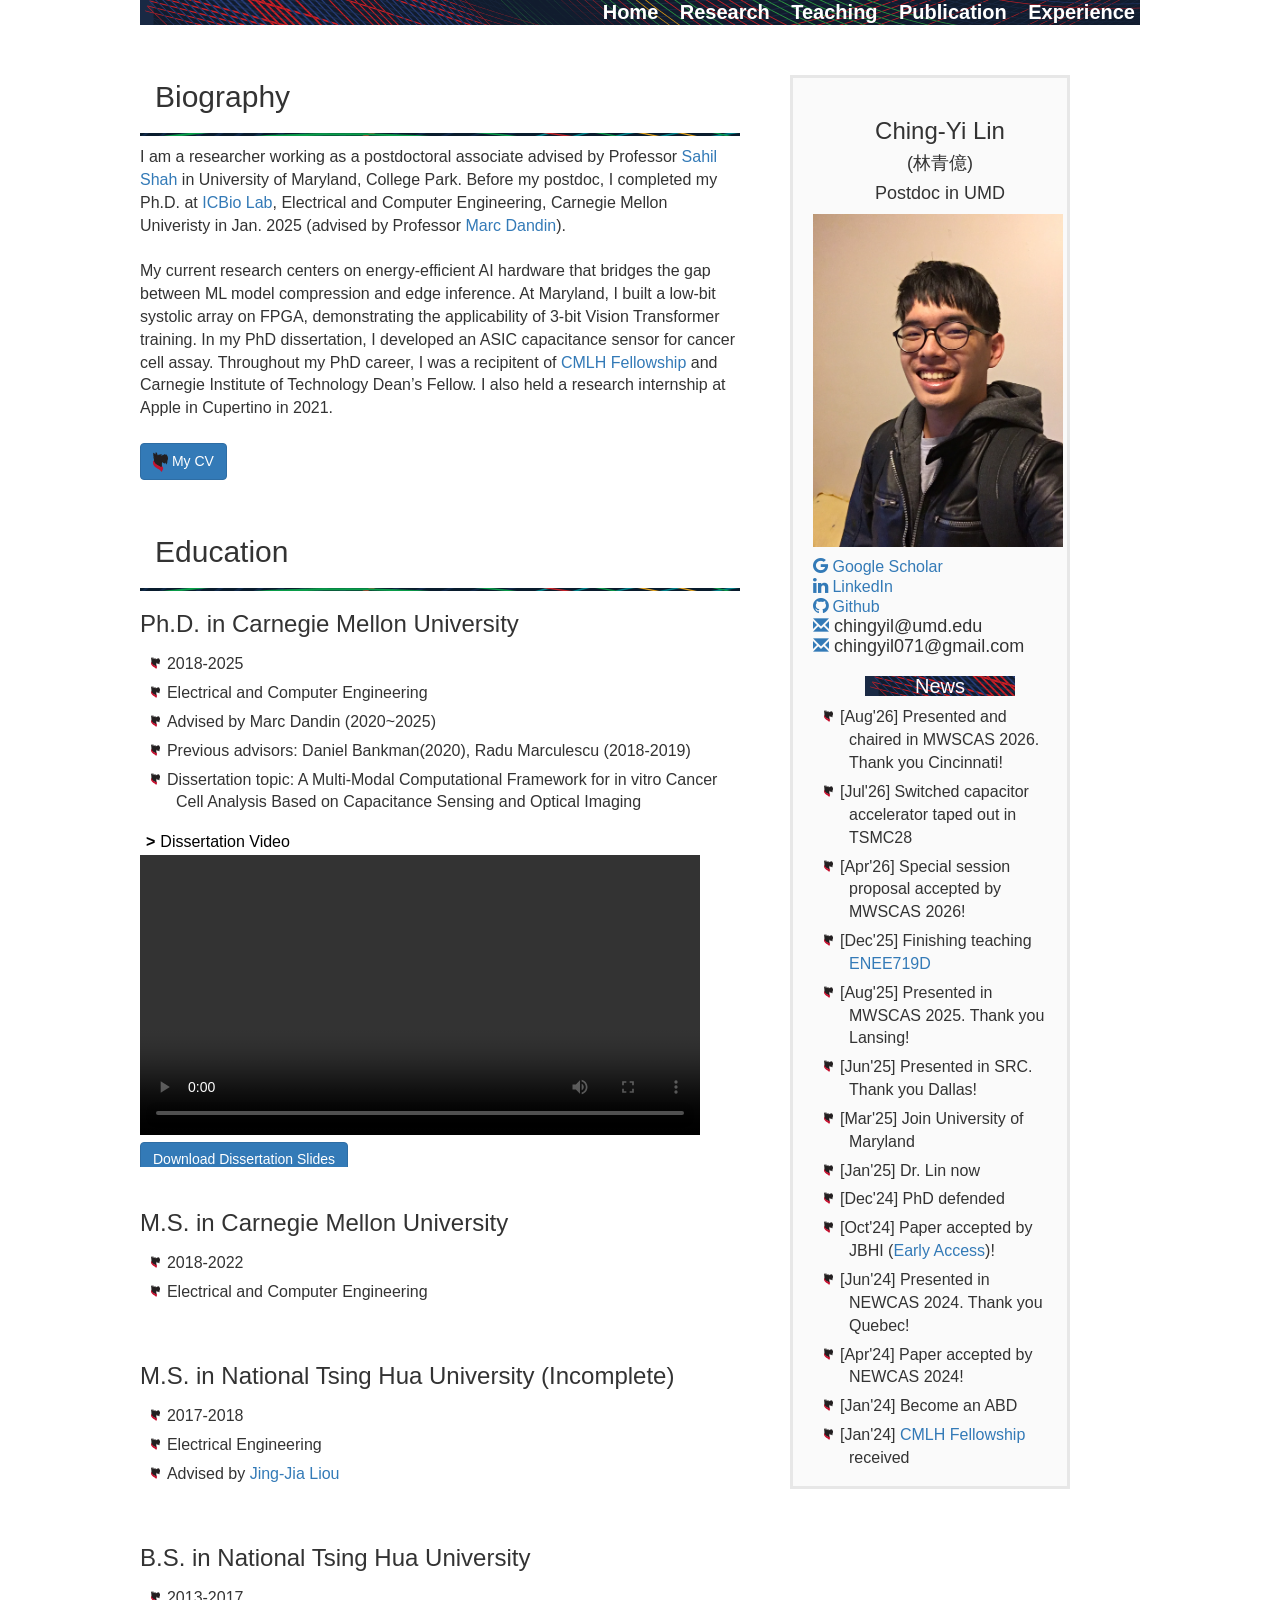
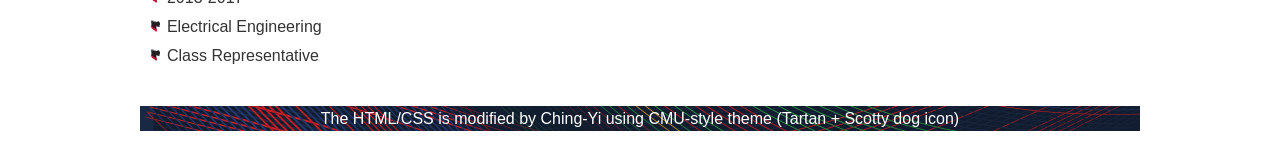
<file: index.html>
<!--
Design by Bryant Smith
http://www.bryantsmith.com
http://www.aszx.net
email: template [-at-] bryantsmith [-dot-] com
Released under Creative Commons Attribution 2.5 Generic.  In other words, do with it what you please; but please leave the link if you'd be so kind :)

Name       : Simple!
Description: Top naviagation (main), and right naviagation (secondary) with main content in left column
Version    : 1.0
Released   : 20081009
-->


<!DOCTYPE html PUBLIC "-//W3C//DTD XHTML 1.0 Strict//EN" "http://www.w3.org/TR/xhtml1/DTD/xhtml1-strict.dtd">
<html xmlns="http://www.w3.org/1999/xhtml">


<head>
<meta http-equiv="Content-Type" content="text/html; charset=utf-8" />
<link rel="stylesheet" type="text/css" href="style.css" />
<title>Ching-Yi Lin's Personal Website</title>

</head>

<body>
  <div id="main">
  	<div id="header">
    	  <a href="index.html">Home</a>
        <a href="research.html">Research</a>
        <a href="teaching.html">Teaching</a>
        <a href="publications.html">Publication</a>
        <a href="experience.html">Experience</a>
    </div>

    <div id="contentColumn">
      <h2>Biography</h2>
      <div class="divider"></div>
      I am a researcher working as a postdoctoral associate advised by Professor <a href="https://ece.umd.edu/clark/faculty/1398/Sahil-Shah">Sahil Shah</a> in University of Maryland, College Park. Before my postdoc, I completed my Ph.D. at <a href="https://icbiolab.org/">ICBio Lab</a>, Electrical and Computer Engineering, Carnegie Mellon Univeristy in Jan. 2025 (advised by Professor <a href="https://www.ece.cmu.edu/directory/bios/dandin-marc.html">Marc Dandin</a>).<br><br>
      My current research centers on energy-efficient AI hardware that bridges the gap between ML model compression and edge inference. At Maryland, I built a low-bit systolic array on FPGA, demonstrating the applicability of 3-bit Vision Transformer training. In my PhD dissertation, I developed an ASIC capacitance sensor for cancer cell assay. Throughout my PhD career, I was a recipitent of <a href="https://www.cs.cmu.edu/cmlh/digital-health-fellows">CMLH Fellowship</a> and Carnegie Institute of Technology Dean’s Fellow. I also held a research internship at Apple in Cupertino in 2021.<br>
      <br>
      <a class="slider-text-inner btn btn-primary btn-learn" href="docs/cv_chingyi.pdf"><img src="images/cmu-scotty-head-scarf-tiny.svg" width="15"> My CV<i class="icon-download4"></i></a>&emsp;
      <br>
      <h2>Education</h2>
      <div class="divider"></div>
      <h3>Ph.D. in Carnegie Mellon University</h3>
      <ul id="phd">
        <li>2018-2025</li>
        <li>Electrical and Computer Engineering</li>
        <li>Advised by Marc Dandin (2020~2025)</li>
        <li>Previous advisors: Daniel Bankman(2020), Radu Marculescu (2018-2019)</li>
        <li>Dissertation topic: A Multi-Modal Computational Framework for in vitro Cancer Cell Analysis Based on Capacitance Sensing and Optical Imaging</li>
      </ul>
      <button type="button" id="videoExperienceButton_home" class="collapsible">Dissertation Video</button>
      <div id="videoExperienceContent_home" class="content" style="display: block;">
          <video width="560" controls>
              <source src="images/ttf625.mp4" type="video/mp4">
          </video>
          <br>
          <a class="slider-text-inner btn btn-primary btn-learn" href="docs/dissertation.pdf">Download Dissertation Slides</a>
      </div>
      <br>
      <h3>M.S. in Carnegie Mellon University</h3>
      <ul>
        <li>2018-2022</li>
        <li>Electrical and Computer Engineering</li>
      </ul>
      <br>
      <h3>M.S. in National Tsing Hua University (Incomplete)</h3>
      <ul>
        <li>2017-2018</li>
        <li>Electrical Engineering</li>
        <li>Advised by <a href="https://www.ee.nthu.edu.tw/jjliou/">Jing-Jia Liou</a></li>
      </ul>
      <br>
      <h3>B.S. in National Tsing Hua University</h3>
      <ul>
        <li>2013-2017</li>
        <li>Electrical Engineering</li>
        <li>Class Representative</li>
      </ul>
      <br>
    </div>

  <div>

  <div id="newsContainer" w3-include-html="news_header.html"></div>

  <!-- Please leave the link(s) in the footer, but please do modify it in any other way you please -->
  <div id="footer">The HTML/CSS is modified by Ching-Yi using CMU-style theme (Tartan + Scotty dog icon)</div>
</div>

<script>
    var coll = document.getElementsByClassName("collapsible");
    var i;
    
    for (i = 0; i < coll.length; i++) {
      coll[i].addEventListener("click", function() {
        this.classList.toggle("active");
        var content = this.nextElementSibling;
        if (content.style.maxHeight){
          content.style.maxHeight = null;
        } else {
          content.style.maxHeight = content.scrollHeight + "px";
        } 
      });
    }

    // document.getElementById("relatedExperienceButton").classList.add("active");  // Optional: add a class for active styling
    // document.getElementById("relatedExperienceContent").style.display = "block";  // Display content
</script>

<script>
    // Ensure the "Related Experience" content is open by default
    // document.getElementById("videoExperienceButton_home").classList.add("active");  // Optional: add 'active' class for styling
    document.getElementById("videoExperienceContent_home").style.display = "block";  // Show the content
    document.getElementById("videoExperienceContent_home").style.maxHeight = document.getElementById("videoExperienceContent_home").scrollHeight + "px";

</script>

<script>
  function includeHTML() {
    var z, i, elmnt, file, xhttp;
    /*loop through a collection of all HTML elements:*/
    z = document.getElementsByTagName("*");
    for (i = 0; i < z.length; i++) {
      elmnt = z[i];
      /*search for elements with a certain attribute:*/
      file = elmnt.getAttribute("w3-include-html");
      if (file) {
        /*make an HTTP request using the attribute value as the file name:*/
        xhttp = new XMLHttpRequest();
        xhttp.onreadystatechange = function() {
          if (this.readyState == 4) {
            if (this.status == 200) {elmnt.innerHTML = this.responseText;}
            if (this.status == 404) {elmnt.innerHTML = "Page not found.";}
            /*remove the attribute, and call this function once more:*/
            elmnt.removeAttribute("w3-include-html");
            includeHTML();
          }
        }      
        xhttp.open("GET", file, true);
        xhttp.send();
        /*exit the function:*/
        return;
      }
    }
  };
// Call the function after page load
document.addEventListener("DOMContentLoaded", includeHTML);
</script>

</body>
</html>
</file>
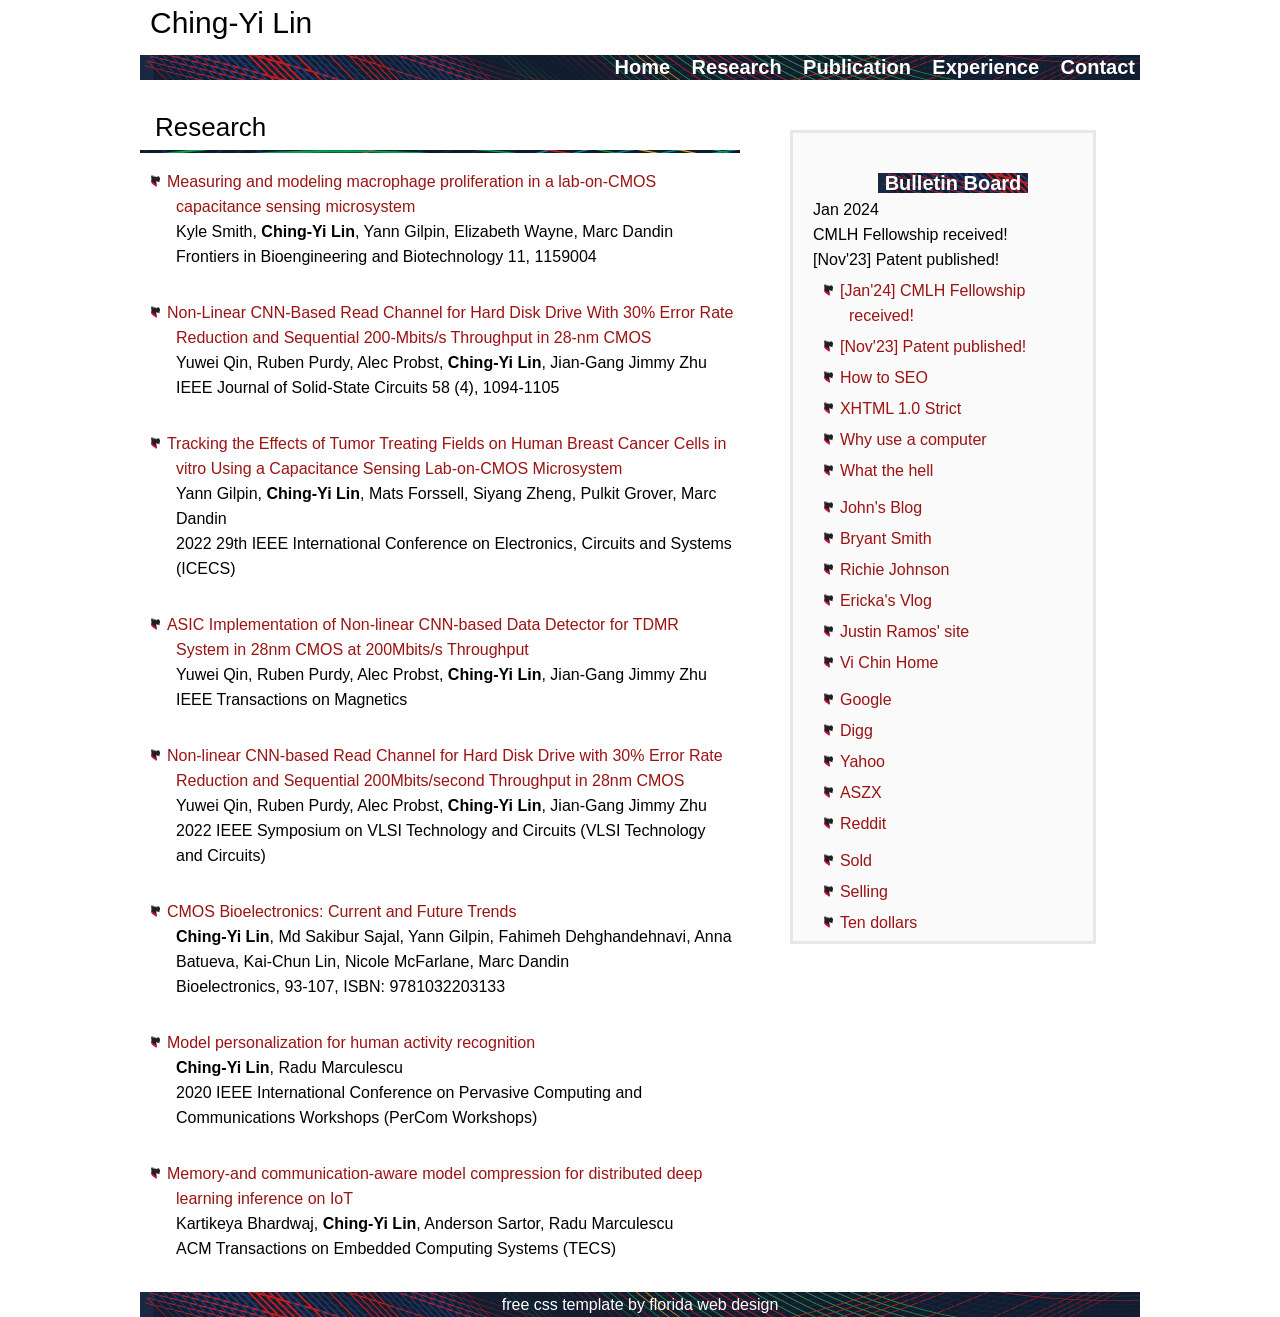
<file: contact.html>
<!--
Design by Bryant Smith
http://www.bryantsmith.com
http://www.aszx.net
email: template [-at-] bryantsmith [-dot-] com
Released under Creative Commons Attribution 2.5 Generic.  In other words, do with it what you please; but please leave the link if you'd be so kind :)

Name       : Simple!
Description: Top naviagation (main), and right naviagation (secondary) with main content in left column
Version    : 1.0
Released   : 20081009
-->


<!DOCTYPE html PUBLIC "-//W3C//DTD XHTML 1.0 Strict//EN" "http://www.w3.org/TR/xhtml1/DTD/xhtml1-strict.dtd">
<html xmlns="http://www.w3.org/1999/xhtml">
<head>
<meta http-equiv="Content-Type" content="text/html; charset=utf-8" />
<link rel="stylesheet" type="text/css" href="style.css" />
<title>Ching-Yi Lin's Personal Website</title>

</head>

<body>
  <div id="main">
  	<h1>Ching-Yi Lin</h1>
  	<div id="header">
        <a href="index.html">Home</a>
        <a href="research.html">Research</a>
        <a href="publications.html">Publication</a>
        <a href="experience.html">Experience</a>
        <a href="contact.html">Contact</a>
    </div>

    <div id="contentColumn">		
    <!-- This is an entry, copy and paste it to create a new one -->      
    <h2 id=sec-research>Research</h2>
        <div class="divider"></div>
        <ul>
            <li><a href="https://scholar.google.com/citations?view_op=view_citation&hl=en&user=_eqMbZUAAAAJ&sortby=pubdate&citation_for_view=_eqMbZUAAAAJ:eQOLeE2rZwMC">Measuring and modeling macrophage proliferation in a lab-on-CMOS capacitance sensing microsystem</a><br>Kyle Smith, <b>Ching-Yi Lin</b>, Yann Gilpin, Elizabeth Wayne, Marc Dandin<br>
                      Frontiers in Bioengineering and Biotechnology 11, 1159004<br><br></li>
            <li><a href="https://scholar.google.com/citations?view_op=view_citation&hl=en&user=_eqMbZUAAAAJ&sortby=pubdate&citation_for_view=_eqMbZUAAAAJ:WF5omc3nYNoC">Non-Linear CNN-Based Read Channel for Hard Disk Drive With 30% Error Rate Reduction and Sequential 200-Mbits/s Throughput in 28-nm CMOS</a><br>Yuwei Qin, Ruben Purdy, Alec Probst, <b>Ching-Yi Lin</b>, Jian-Gang Jimmy Zhu<br>IEEE Journal of Solid-State Circuits 58 (4), 1094-1105<br><br></li>
            <li><a href="https://scholar.google.com/citations?view_op=view_citation&hl=en&user=_eqMbZUAAAAJ&sortby=pubdate&citation_for_view=_eqMbZUAAAAJ:YsMSGLbcyi4C">Tracking the Effects of Tumor Treating Fields on Human Breast Cancer Cells in vitro Using a Capacitance Sensing Lab-on-CMOS Microsystem</a><br>Yann Gilpin, <b>Ching-Yi Lin</b>, Mats Forssell, Siyang Zheng, Pulkit Grover, Marc Dandin<br>2022 29th IEEE International Conference on Electronics, Circuits and Systems (ICECS)<br><br></li>
            <li><a href="https://scholar.google.com/citations?view_op=view_citation&hl=en&user=_eqMbZUAAAAJ&sortby=pubdate&citation_for_view=_eqMbZUAAAAJ:YsMSGLbcyi4C">ASIC Implementation of Non-linear CNN-based Data Detector for TDMR System in 28nm CMOS at 200Mbits/s Throughput</a><br>Yuwei Qin, Ruben Purdy, Alec Probst, <b>Ching-Yi Lin</b>, Jian-Gang Jimmy Zhu<br>IEEE Transactions on Magnetics<br><br></li>
            <li><a href="https://scholar.google.com/citations?view_op=view_citation&hl=en&user=_eqMbZUAAAAJ&sortby=pubdate&citation_for_view=_eqMbZUAAAAJ:qjMakFHDy7sC">Non-linear CNN-based Read Channel for Hard Disk Drive with 30% Error Rate Reduction and Sequential 200Mbits/second Throughput in 28nm CMOS</a><br>Yuwei Qin, Ruben Purdy, Alec Probst, <b>Ching-Yi Lin</b>, Jian-Gang Jimmy Zhu<br>2022 IEEE Symposium on VLSI Technology and Circuits (VLSI Technology and Circuits)<br><br></li>
            <li><a href="https://scholar.google.com/citations?view_op=view_citation&hl=en&user=_eqMbZUAAAAJ&sortby=pubdate&citation_for_view=_eqMbZUAAAAJ:zYLM7Y9cAGgC">CMOS Bioelectronics: Current and Future Trends</a><br><b>Ching-Yi Lin</b>, Md Sakibur Sajal, Yann Gilpin, Fahimeh Dehghandehnavi, Anna Batueva, Kai-Chun Lin, Nicole McFarlane, Marc Dandin<br>Bioelectronics, 93-107, ISBN: 9781032203133<br><br></li>
            <li><a href="https://scholar.google.com/citations?view_op=view_citation&hl=en&user=_eqMbZUAAAAJ&sortby=pubdate&citation_for_view=_eqMbZUAAAAJ:d1gkVwhDpl0C">Model personalization for human activity recognition</a><br><b>Ching-Yi Lin</b>, Radu Marculescu <br>2020 IEEE International Conference on Pervasive Computing and Communications Workshops (PerCom Workshops)<br><br></li>
            <li><a href="https://scholar.google.com/citations?view_op=view_citation&hl=en&user=_eqMbZUAAAAJ&sortby=pubdate&citation_for_view=_eqMbZUAAAAJ:u5HHmVD_uO8C">Memory-and communication-aware model compression for distributed deep learning inference on IoT</a><br>Kartikeya Bhardwaj, <b>Ching-Yi Lin</b>, Anderson Sartor, Radu Marculescu <br>ACM Transactions on Embedded Computing Systems (TECS)<br><br></li>
          </ul>
<!-- This is an entry, copy and paste it to create a new one -->
    </div>

    <div>
        <div id="navColumn">
            <div class="subHeader"><h3>Bulletin Board</h3></div>
            <p>Jan 2024<br>CMLH Fellowship received!<br>[Nov'23] Patent published!</p>

            <ul>
                <li><a href="#">[Jan'24] CMLH Fellowship received!</a></li>
                <li><a href="#">[Nov'23] Patent published!</a></li>
                <li><a href="#">How to SEO</a></li>
                <li><a href="#">XHTML 1.0 Strict</a></li>
                <li><a href="#">Why use a computer</a></li>
                <li><a href="#">What the hell</a></li>
            </ul>



            <!-- <div class="subHeader"><h3>Some Friends</h3></div> -->
            <ul>
                <li><a href="#">John's Blog</a></li>
                <li><a href="#">Bryant Smith</a></li>
                <li><a href="#">Richie Johnson</a></li>
                <li><a href="#">Ericka's Vlog</a></li>
                <li><a href="#">Justin Ramos' site</a></li>
                <li><a href="#">Vi Chin Home</a></li>
            </ul>



            <!-- <div class="subHeader"><h3>External Links</h3></div> -->
            <ul>
                <li><a href="#">Google</a></li>
                <li><a href="#">Digg</a></li>
                <li><a href="#">Yahoo</a></li>
                <li><a href="#">ASZX</a></li>
                <li><a href="#">Reddit</a></li>
            </ul>



            <!-- <div class="subHeader"><h3>Advertisers</h3></div> -->
            <ul>
                <li><a href="#">Sold</a></li>
                <li><a href="#">Selling</a></li>
                <li><a href="#">Ten dollars</a></li>
            </ul>
        </div>
    </div>
  
</div>
<!-- Please leave the link(s) in the footer, but please do modify it in any other way you please -->
<div id="footer"><a href="http://www.bryantsmith.com/template">free css template</a> by <a href="http://www.bryantsmith.com">florida web design</a></div>
</body>
</html>
</file>
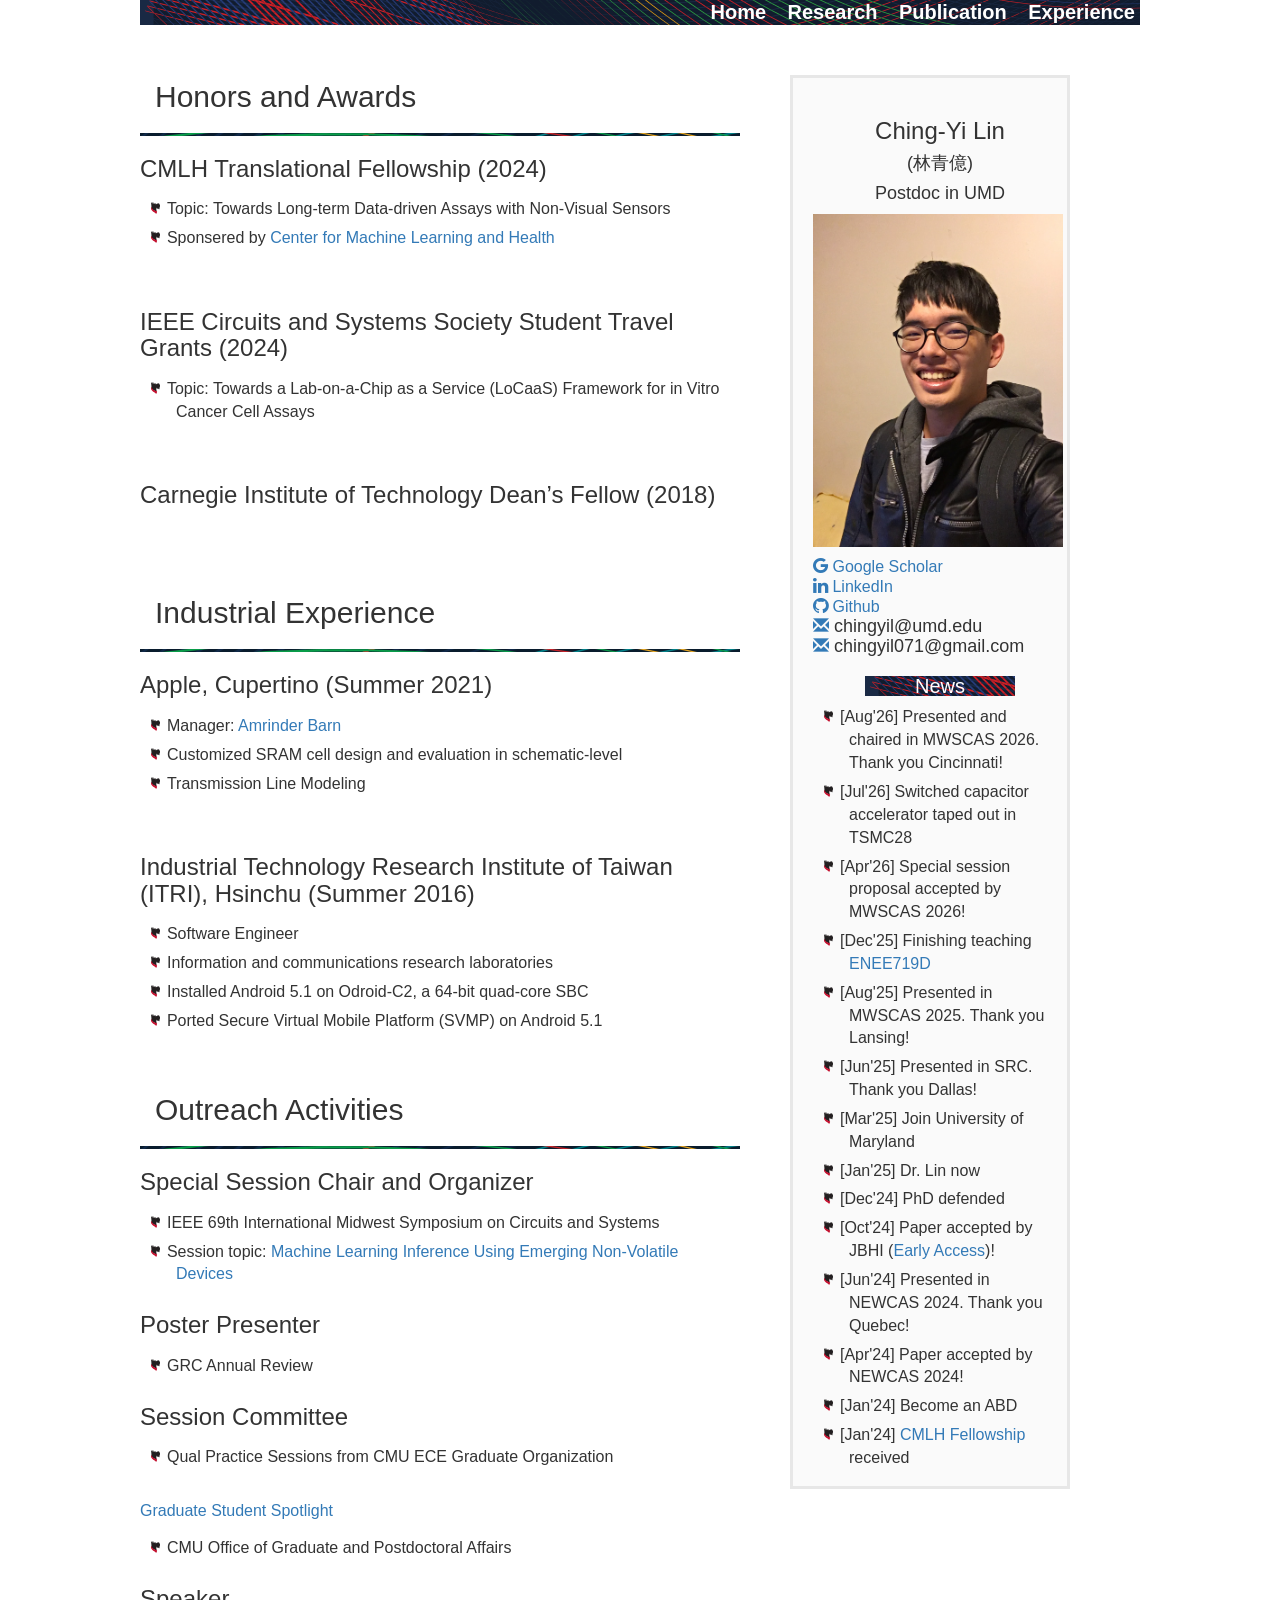
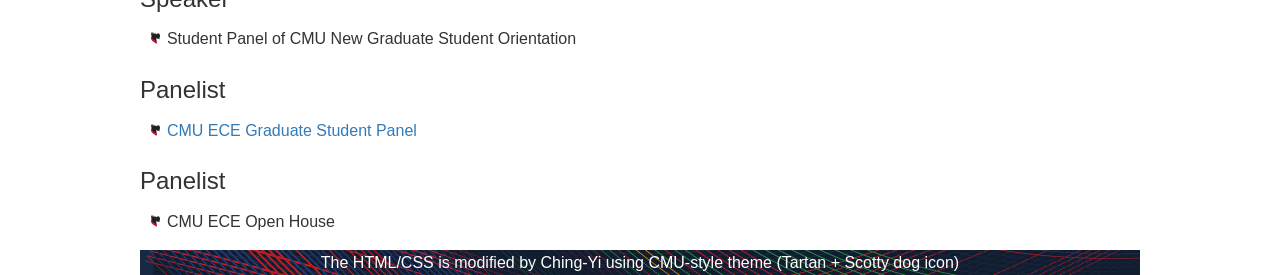
<file: experience.html>
<!--
Design by Bryant Smith
http://www.bryantsmith.com
http://www.aszx.net
email: template [-at-] bryantsmith [-dot-] com
Released under Creative Commons Attribution 2.5 Generic.  In other words, do with it what you please; but please leave the link if you'd be so kind :)

Name       : Simple!
Description: Top naviagation (main), and right naviagation (secondary) with main content in left column
Version    : 1.0
Released   : 20081009
-->


<!DOCTYPE html PUBLIC "-//W3C//DTD XHTML 1.0 Strict//EN" "http://www.w3.org/TR/xhtml1/DTD/xhtml1-strict.dtd">
<html xmlns="http://www.w3.org/1999/xhtml">
<head>
<meta http-equiv="Content-Type" content="text/html; charset=utf-8" />
<link rel="stylesheet" type="text/css" href="style.css" />
<title>Ching-Yi Lin's Personal Website</title>

</head>

<body>
  <div id="main">
  	<div id="header">
        <a href="index.html">Home</a>
        <a href="research.html">Research</a>
        <a href="publications.html">Publication</a>
        <a href="experience.html">Experience</a>
    </div>

    <div id="contentColumn">		
        <h2 id=sec-research>Honors and Awards</h2>
        <div class="divider"></div>
        <h3>CMLH Translational Fellowship (2024)</h3>
        <ul>
          <li>Topic: Towards Long-term Data-driven Assays with Non-Visual Sensors</li>
          <li>Sponsered by <a href="https://www.cs.cmu.edu/cmlh/">Center for Machine Learning and Health</a></li>
        </ul>
        <br>
	<h3>IEEE Circuits and Systems Society Student Travel Grants (2024)</h3>
        <ul>
            <li>Topic: Towards a Lab-on-a-Chip as a Service (LoCaaS) Framework for in Vitro Cancer Cell Assays</li>
        </ul>
        <br>
        <h3>Carnegie Institute of Technology Dean’s Fellow (2018)</h3>
        <br>

        <h2 id=sec-research>Industrial Experience</h2>
        <div class="divider"></div>
        <h3>Apple, Cupertino (Summer 2021)</h3>
        <ul>
          <li>Manager: <a href="https://www.linkedin.com/in/amrinder-barn-5659bb6/">Amrinder Barn</a></li>
          <li>Customized SRAM cell design and evaluation in schematic-level</li>
          <li>Transmission Line Modeling</li>
        </ul>
        <br>
        <h3>Industrial Technology Research Institute of Taiwan (ITRI), Hsinchu (Summer 2016)</h3>
        <ul>
           <li>Software Engineer</li>
           <li>Information and communications research laboratories</li>
           <li>Installed Android 5.1 on Odroid-C2, a 64-bit quad-core SBC</li>
           <li>Ported Secure Virtual Mobile Platform (SVMP) on Android 5.1</li>
        </ul>

        <h2 id=sec-research>Outreach Activities</h2>
        <div class="divider"></div>
        <h3>Special Session Chair and Organizer</h3>
        <ul>
		<li>IEEE 69th International Midwest Symposium on Circuits and Systems</li>
		<li>Session topic: <a href="https://conf.papercept.net/conferences/conferences/MWSCAS26/program/MWSCAS26_ContentListWeb_4.html\#wedleccsi">Machine Learning Inference Using Emerging Non-Volatile Devices</a></li>
        </ul>
	<h3>Poster Presenter</h3>
        <ul>
		<li>GRC Annual Review</li>
        </ul>
	<h3>Session Committee</h3>
        <ul>
		<li>Qual Practice Sessions from CMU ECE Graduate Organization</li>
        </ul>
	<h3><a href="https://www.cmu.edu/graduate/news-and-events/graduate-student-spotlight/ay-23-24/ching-yi-lin.html" target="_blank">Graduate Student Spotlight</a></h3>
        <ul>
		<li>CMU Office of Graduate and Postdoctoral Affairs</li>
        </ul>
	<h3>Speaker</h3>
        <ul>
		<li>Student Panel of CMU New Graduate Student Orientation</li>
        </ul>
	<h3>Panelist</h3>
        <ul>                          
		<li><a href="https://docs.google.com/presentation/d/18hCACiMD_xBo7HOA4o1YN7a2ui1wIE1CtBscl99W5cg/edit?usp=sharing">CMU ECE Graduate Student Panel</a></li>
        </ul>
	<h3>Panelist</h3>
        <ul>                          
		<li>CMU ECE Open House</li>
        </ul>
    </div>

    <div>
        <div id="newsContainer" w3-include-html="news_header.html"></div>
    </div>

</div>
<!-- Please leave the link(s) in the footer, but please do modify it in any other way you please -->
<div id="footer">The HTML/CSS is modified by Ching-Yi using CMU-style theme (Tartan + Scotty dog icon)</div>

<script>
  function includeHTML() {
    var z, i, elmnt, file, xhttp;
    /*loop through a collection of all HTML elements:*/
    z = document.getElementsByTagName("*");
    for (i = 0; i < z.length; i++) {
      elmnt = z[i];
      /*search for elements with a certain attribute:*/
      file = elmnt.getAttribute("w3-include-html");
      if (file) {
        /*make an HTTP request using the attribute value as the file name:*/
        xhttp = new XMLHttpRequest();
        xhttp.onreadystatechange = function() {
          if (this.readyState == 4) {
            if (this.status == 200) {elmnt.innerHTML = this.responseText;}
            if (this.status == 404) {elmnt.innerHTML = "Page not found.";}
            /*remove the attribute, and call this function once more:*/
            elmnt.removeAttribute("w3-include-html");
            includeHTML();
          }
        }      
        xhttp.open("GET", file, true);
        xhttp.send();
        /*exit the function:*/
        return;
      }
    }
  };
// Call the function after page load
document.addEventListener("DOMContentLoaded", includeHTML);
</script>
</body>
</html>
</file>
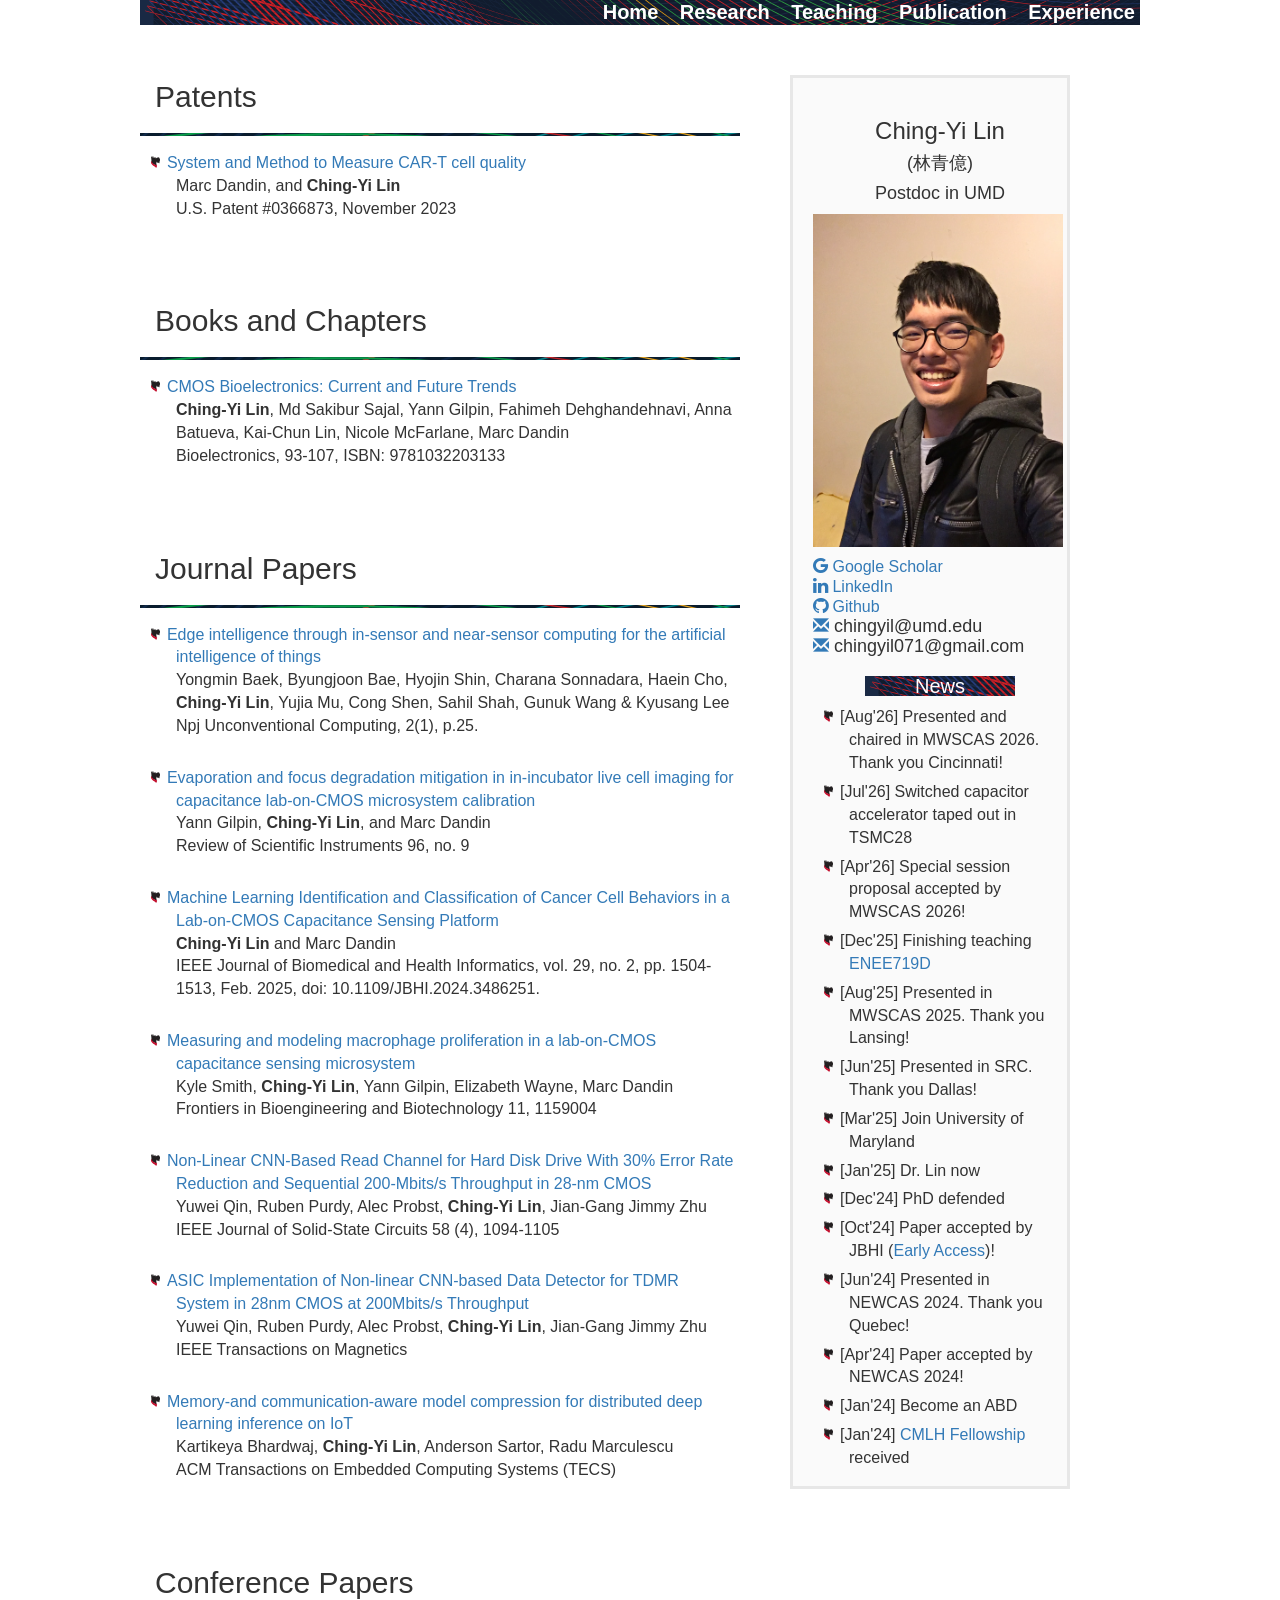
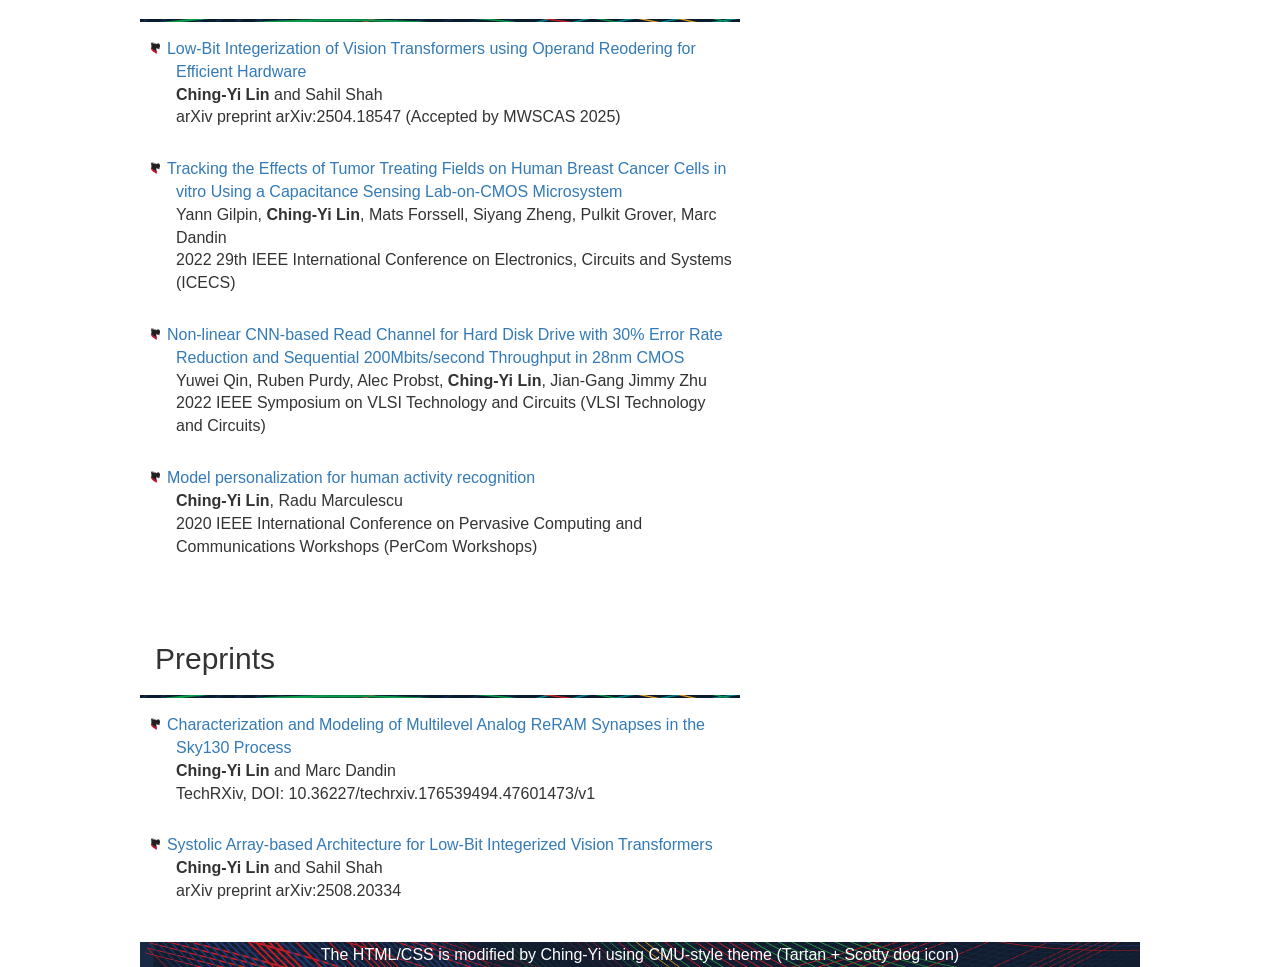
<file: publications.html>
<!--
Design by Bryant Smith
http://www.bryantsmith.com
http://www.aszx.net
email: template [-at-] bryantsmith [-dot-] com
Released under Creative Commons Attribution 2.5 Generic.  In other words, do with it what you please; but please leave the link if you'd be so kind :)

Name       : Simple!
Description: Top naviagation (main), and right naviagation (secondary) with main content in left column
Version    : 1.0
Released   : 20081009
-->


<!DOCTYPE html PUBLIC "-//W3C//DTD XHTML 1.0 Strict//EN" "http://www.w3.org/TR/xhtml1/DTD/xhtml1-strict.dtd">
<html xmlns="http://www.w3.org/1999/xhtml">
<head>
<meta http-equiv="Content-Type" content="text/html; charset=utf-8" />
<link rel="stylesheet" type="text/css" href="style.css" />
<title>Ching-Yi Lin's Personal Website</title>

</head>

<body>
  <div id="main">
  	<div id="header">
        <a href="index.html">Home</a>
        <a href="research.html">Research</a>
        <a href="teaching.html">Teaching</a>
        <a href="publications.html">Publication</a>
        <a href="experience.html">Experience</a>
    </div>

    <div id="contentColumn">
        <h2 id=patent>Patents</h2>
        <div class="divider"></div>
        <ul>
            <li><a href="https://ppubs.uspto.gov/dirsearch-public/print/downloadPdf/20230366873">System and Method to Measure CAR-T cell quality</a><br>Marc Dandin, and <b>Ching-Yi Lin</b><br>
                U.S. Patent #0366873, November 2023<br><br></li>
        </ul>
        <h2 id=books>Books and Chapters</h2>
        <div class="divider"></div>
        <ul>
            <li><a href="https://scholar.google.com/citations?view_op=view_citation&hl=en&user=_eqMbZUAAAAJ&sortby=pubdate&citation_for_view=_eqMbZUAAAAJ:zYLM7Y9cAGgC">CMOS Bioelectronics: Current and Future Trends</a><br><b>Ching-Yi Lin</b>, Md Sakibur Sajal, Yann Gilpin, Fahimeh Dehghandehnavi, Anna Batueva, Kai-Chun Lin, Nicole McFarlane, Marc Dandin<br>Bioelectronics, 93-107, ISBN: 9781032203133<br><br></li>
        </ul>
        <h2 id=papers>Journal Papers</h2>
        <div class="divider"></div>
        <ul>
            <li><a href="https://www.nature.com/articles/s44335-025-00040-6">Edge intelligence through in-sensor and near-sensor computing for the artificial intelligence of things</a><br>Yongmin Baek, Byungjoon Bae, Hyojin Shin, Charana Sonnadara, Haein Cho, <b>Ching-Yi Lin</b>, Yujia Mu, Cong Shen, Sahil Shah, Gunuk Wang & Kyusang Lee<br>Npj Unconventional Computing, 2(1), p.25.<br><br></li>
            <li><a href="https://www.biorxiv.org/content/10.1101/2025.06.14.659688.full">Evaporation and focus degradation mitigation in in-incubator live cell imaging for capacitance lab-on-CMOS microsystem calibration</a><br>Yann Gilpin, <b>Ching-Yi Lin</b>, and Marc Dandin<br>Review of Scientific Instruments 96, no. 9<br><br></li>
            <li><a href="https://ieeexplore.ieee.org/abstract/document/10750488?casa_token=nFCfUEqyn8oAAAAA:bGkziJIfoQzVz1GI2JcISgc0PVrtyFFYm1jCF9H49DEa0neAFIoCaCwd1yO6WhBkWaTgLH38Ykc">Machine Learning Identification and Classification of Cancer Cell Behaviors in a Lab-on-CMOS Capacitance Sensing Platform</a><br><b>Ching-Yi Lin</b> and Marc Dandin<br>IEEE Journal of Biomedical and Health Informatics, vol. 29, no. 2, pp. 1504-1513, Feb. 2025, doi: 10.1109/JBHI.2024.3486251.<br><br></li>
            <li><a href="https://scholar.google.com/citations?view_op=view_citation&hl=en&user=_eqMbZUAAAAJ&sortby=pubdate&citation_for_view=_eqMbZUAAAAJ:eQOLeE2rZwMC">Measuring and modeling macrophage proliferation in a lab-on-CMOS capacitance sensing microsystem</a><br>Kyle Smith, <b>Ching-Yi Lin</b>, Yann Gilpin, Elizabeth Wayne, Marc Dandin<br>Frontiers in Bioengineering and Biotechnology 11, 1159004<br><br></li>
            <li><a href="https://scholar.google.com/citations?view_op=view_citation&hl=en&user=_eqMbZUAAAAJ&sortby=pubdate&citation_for_view=_eqMbZUAAAAJ:WF5omc3nYNoC">Non-Linear CNN-Based Read Channel for Hard Disk Drive With 30% Error Rate Reduction and Sequential 200-Mbits/s Throughput in 28-nm CMOS</a><br>Yuwei Qin, Ruben Purdy, Alec Probst, <b>Ching-Yi Lin</b>, Jian-Gang Jimmy Zhu<br>IEEE Journal of Solid-State Circuits 58 (4), 1094-1105<br><br></li>
            <li><a href="https://scholar.google.com/citations?view_op=view_citation&hl=en&user=_eqMbZUAAAAJ&sortby=pubdate&citation_for_view=_eqMbZUAAAAJ:YsMSGLbcyi4C">ASIC Implementation of Non-linear CNN-based Data Detector for TDMR System in 28nm CMOS at 200Mbits/s Throughput</a><br>Yuwei Qin, Ruben Purdy, Alec Probst, <b>Ching-Yi Lin</b>, Jian-Gang Jimmy Zhu<br>IEEE Transactions on Magnetics<br><br></li>
            <li><a href="https://scholar.google.com/citations?view_op=view_citation&hl=en&user=_eqMbZUAAAAJ&sortby=pubdate&citation_for_view=_eqMbZUAAAAJ:u5HHmVD_uO8C">Memory-and communication-aware model compression for distributed deep learning inference on IoT</a><br>Kartikeya Bhardwaj, <b>Ching-Yi Lin</b>, Anderson Sartor, Radu Marculescu <br>ACM Transactions on Embedded Computing Systems (TECS)<br><br></li>
        </ul>
        <h2 id=papers>Conference Papers</h2>
        <div class="divider"></div>
        <ul>
            <li><a href="https://arxiv.org/pdf/2504.18547?">Low-Bit Integerization of Vision Transformers using Operand Reodering for Efficient Hardware</a><br><b>Ching-Yi Lin</b> and Sahil Shah<br>arXiv preprint arXiv:2504.18547 (Accepted by MWSCAS 2025)<br><br></li>
            <li><a href="https://scholar.google.com/citations?view_op=view_citation&hl=en&user=_eqMbZUAAAAJ&sortby=pubdate&citation_for_view=_eqMbZUAAAAJ:YsMSGLbcyi4C">Tracking the Effects of Tumor Treating Fields on Human Breast Cancer Cells in vitro Using a Capacitance Sensing Lab-on-CMOS Microsystem</a><br>Yann Gilpin, <b>Ching-Yi Lin</b>, Mats Forssell, Siyang Zheng, Pulkit Grover, Marc Dandin<br>2022 29th IEEE International Conference on Electronics, Circuits and Systems (ICECS)<br><br></li>
            <li><a href="https://scholar.google.com/citations?view_op=view_citation&hl=en&user=_eqMbZUAAAAJ&sortby=pubdate&citation_for_view=_eqMbZUAAAAJ:qjMakFHDy7sC">Non-linear CNN-based Read Channel for Hard Disk Drive with 30% Error Rate Reduction and Sequential 200Mbits/second Throughput in 28nm CMOS</a><br>Yuwei Qin, Ruben Purdy, Alec Probst, <b>Ching-Yi Lin</b>, Jian-Gang Jimmy Zhu<br>2022 IEEE Symposium on VLSI Technology and Circuits (VLSI Technology and Circuits)<br><br></li>
            <li><a href="https://scholar.google.com/citations?view_op=view_citation&hl=en&user=_eqMbZUAAAAJ&sortby=pubdate&citation_for_view=_eqMbZUAAAAJ:d1gkVwhDpl0C">Model personalization for human activity recognition</a><br><b>Ching-Yi Lin</b>, Radu Marculescu <br>2020 IEEE International Conference on Pervasive Computing and Communications Workshops (PerCom Workshops)<br><br></li>
        </ul>
        <h2 id=papers>Preprints</h2>
        <div class="divider"></div>
        <ul>
            <li><a href="https://www.techrxiv.org/doi/full/10.36227/techrxiv.176539494.47601473">Characterization and Modeling of Multilevel Analog ReRAM Synapses in the Sky130 Process</a><br><b>Ching-Yi Lin</b> and Marc Dandin<br>TechRXiv, DOI: 10.36227/techrxiv.176539494.47601473/v1<br><br></li>
            <li><a href="https://arxiv.org/pdf/2508.20334">Systolic Array-based Architecture for Low-Bit Integerized Vision Transformers</a><br><b>Ching-Yi Lin</b> and Sahil Shah<br>arXiv preprint arXiv:2508.20334<br><br></li>
        </ul>
  <!-- This is an entry, copy and paste it to create a new one -->
    </div>

    <div>
        <div id="newsContainer" w3-include-html="news_header.html"></div>
    </div>

</div>
<!-- Please leave the link(s) in the footer, but please do modify it in any other way you please -->
<div id="footer">The HTML/CSS is modified by Ching-Yi using CMU-style theme (Tartan + Scotty dog icon)</div>

<script>
  function includeHTML() {
    var z, i, elmnt, file, xhttp;
    /*loop through a collection of all HTML elements:*/
    z = document.getElementsByTagName("*");
    for (i = 0; i < z.length; i++) {
      elmnt = z[i];
      /*search for elements with a certain attribute:*/
      file = elmnt.getAttribute("w3-include-html");
      if (file) {
        /*make an HTTP request using the attribute value as the file name:*/
        xhttp = new XMLHttpRequest();
        xhttp.onreadystatechange = function() {
          if (this.readyState == 4) {
            if (this.status == 200) {elmnt.innerHTML = this.responseText;}
            if (this.status == 404) {elmnt.innerHTML = "Page not found.";}
            /*remove the attribute, and call this function once more:*/
            elmnt.removeAttribute("w3-include-html");
            includeHTML();
          }
        }      
        xhttp.open("GET", file, true);
        xhttp.send();
        /*exit the function:*/
        return;
      }
    }
  };
// Call the function after page load
document.addEventListener("DOMContentLoaded", includeHTML);
</script>
</body>
</html>
</file>
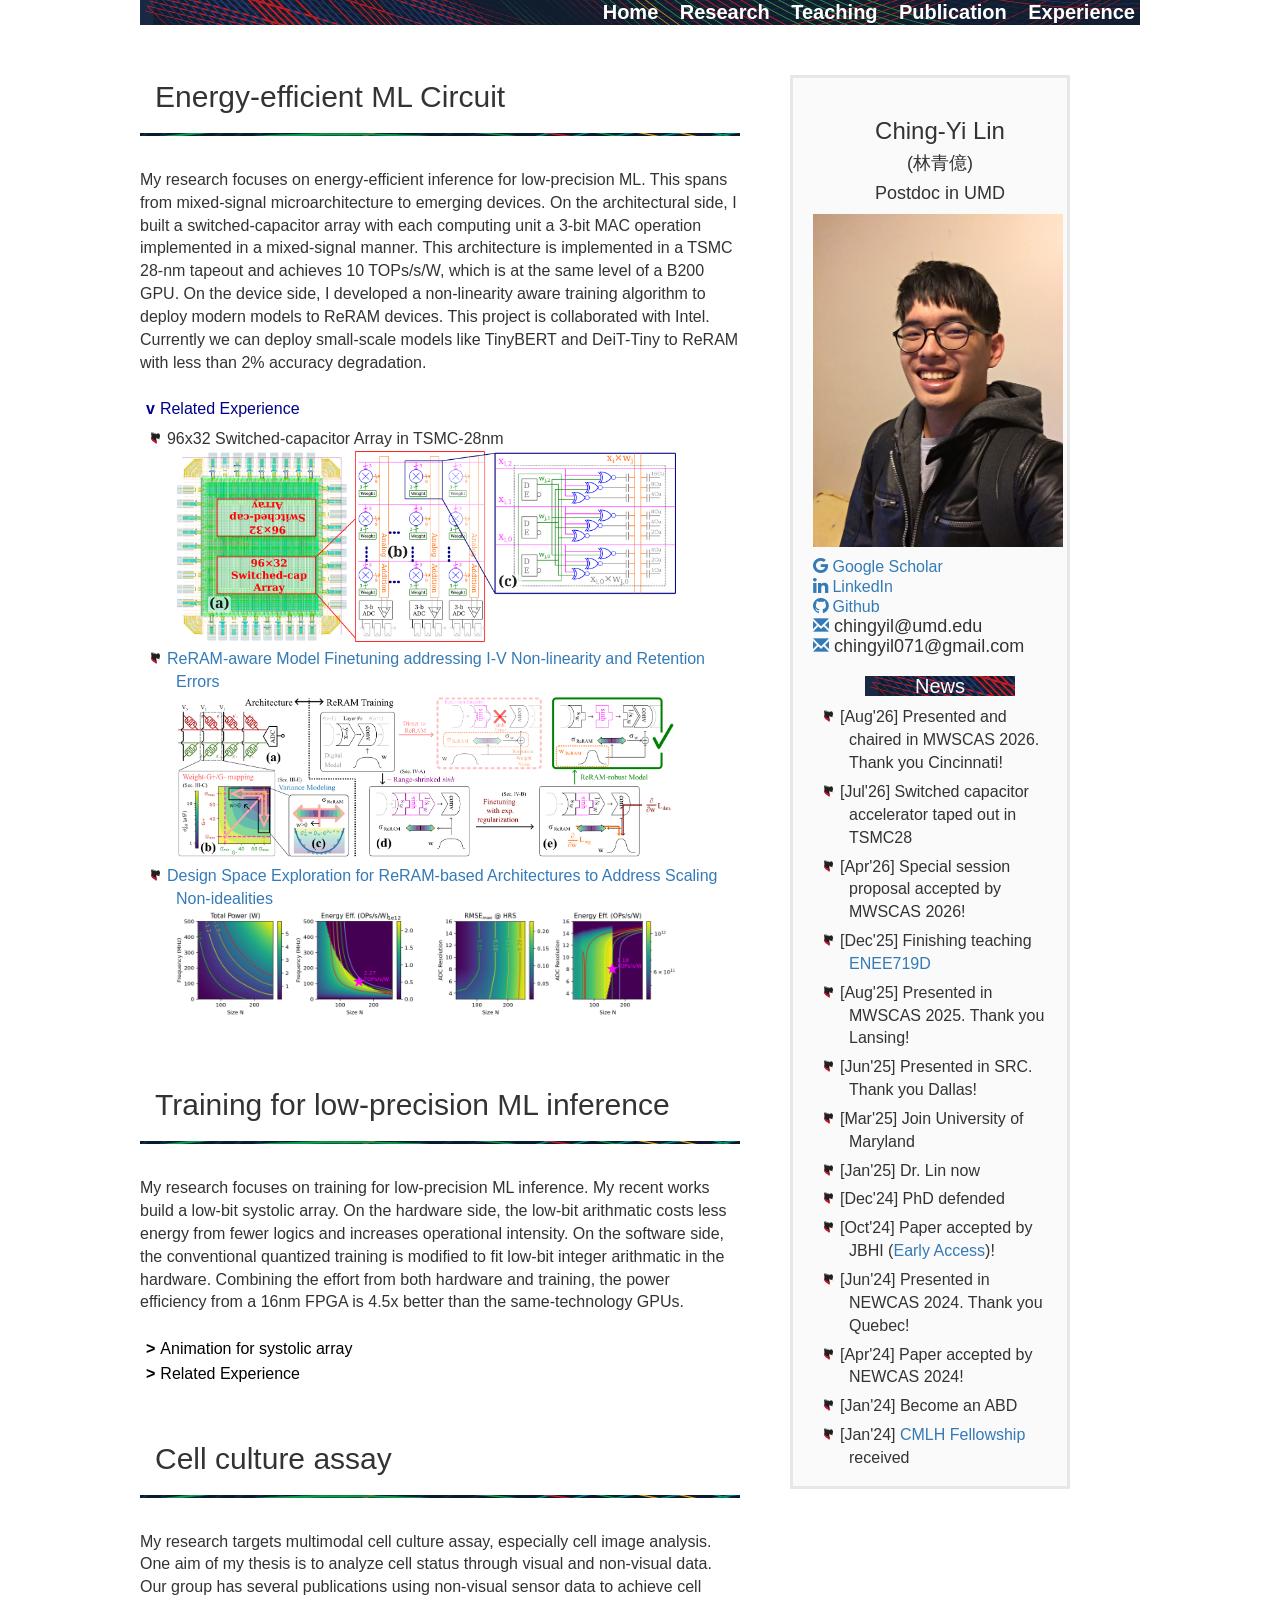
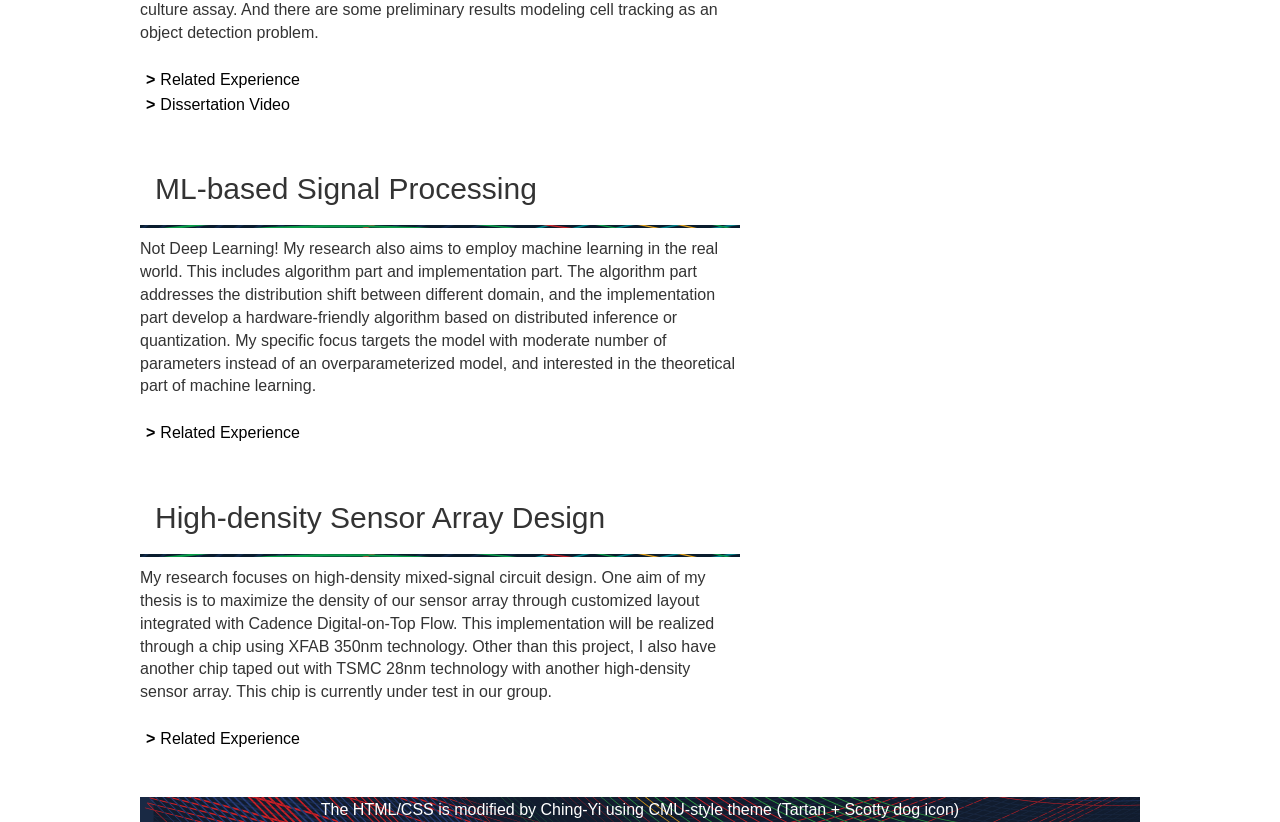
<file: research.html>
<!--
Design by Bryant Smith
http://www.bryantsmith.com
http://www.aszx.net
email: template [-at-] bryantsmith [-dot-] com
Released under Creative Commons Attribution 2.5 Generic.  In other words, do with it what you please; but please leave the link if you'd be so kind :)

Name       : Simple!
Description: Top naviagation (main), and right naviagation (secondary) with main content in left column
Version    : 1.0
Released   : 20081009
-->


<!DOCTYPE html PUBLIC "-//W3C//DTD XHTML 1.0 Strict//EN" "http://www.w3.org/TR/xhtml1/DTD/xhtml1-strict.dtd">
<html xmlns="http://www.w3.org/1999/xhtml">
<head>
<meta http-equiv="Content-Type" content="text/html; charset=utf-8" />
<meta name="viewport" content="width=device-width, initial-scale=1">
<link rel="stylesheet" type="text/css" href="style.css" />
<title>Ching-Yi Lin's Personal Website</title>
</head>

<body>

  <div id="main">
  	<div id="header">
        <a href="index.html">Home</a>
        <a href="research.html">Research</a>
        <a href="teaching.html">Teaching</a>
        <a href="publications.html">Publication</a>
        <a href="experience.html">Experience</a>
    </div>

    <div id="contentColumn">		
    <!-- This is an entry, copy and paste it to create a new one -->      
    <h2>Energy-efficient ML Circuit</h2>
    <div class="divider"></div>
    <br>
    <!-- <div class="divider"></div> -->
    My research focuses on energy-efficient inference for low-precision ML. This spans from mixed-signal microarchitecture to emerging devices. On the architectural side, I built a switched-capacitor array with each computing unit a 3-bit MAC operation implemented in a mixed-signal manner. This architecture is implemented in a TSMC 28-nm tapeout and achieves 10 TOPs/s/W, which is at the same level of a B200 GPU. On the device side, I developed a non-linearity aware training algorithm to deploy modern models to ReRAM devices. This project is collaborated with Intel. Currently we can deploy small-scale models like TinyBERT and DeiT-Tiny to ReRAM with less than 2% accuracy degradation.<br><br>
    <button type="button" id="lowbitExperienceButton" class="collapsible">Related Experience</button>
    <div id="lowbitExperienceContent" class="content" style="display: block">
        <ul>
            <li>96x32 Switched-capacitor Array in TSMC-28nm<img width=500px src="images/scarray-die.png" alt="Italian Trulli"><br></li>
	    <li><a href="https://arxiv.org/pdf/2606.17471">ReRAM-aware Model Finetuning addressing I-V Non-linearity and Retention Errors</a><br><img width=500px src="images/tcas.png" alt="Italian Trulli"><br></li>
	    <li><a href="https://arxiv.org/pdf/2604.20178">Design Space Exploration for ReRAM-based Architectures to Address Scaling Non-idealities</a><br><img width=500px src="images/mwscas2026.png" alt="Italian Trulli"><br></li>
        </ul>
    </div>

    <div id="contentColumn">		
    <!-- This is an entry, copy and paste it to create a new one -->      
    <h2>Training for low-precision ML inference</h2>
    <div class="divider"></div>
    <br>
    <!-- <div class="divider"></div> -->
    My research focuses on training for low-precision ML inference. My recent works build a low-bit systolic array. On the hardware side, the low-bit arithmatic costs less energy from fewer logics and increases operational intensity. On the software side, the conventional quantized training is modified to fit low-bit integer arithmatic in the hardware. Combining the effort from both hardware and training, the power efficiency from a 16nm FPGA is 4.5x better than the same-technology GPUs.<br><br>
    <button type="button" class="collapsible">Animation for systolic array</button>
    <div id="systolicContent" class="content">
        <iframe id="systolicFrame" src="systolic_array_animation.html?v=5" title="Systolic array animation" style="width:100%; height:900px; border:0; display:block;"></iframe>
    </div>

    <button type="button" id="lowbitExperienceButton" class="collapsible">Related Experience</button>
    <div id="lowbitExperienceContent" class="content" style="display: block">
        <ul>
            <li><a href="https://arxiv.org/pdf/2508.20334">Systolic Array-based Architecture for Low-Bit Integerized Vision Transformers</a><img width=500px src="images/hpca2026.png" alt="Italian Trulli"><br></li>
            <li><a href="https://arxiv.org/pdf/2504.18547?">Low-Bit Integerization of Vision Transformers using Operand Reordering for Efficient Hardware</a><img width=500px src="images/mwscas2025.png" alt="Italian Trulli"><br></li>
        </ul>
    </div>

    <h2>Cell culture assay</h2>
    <div class="divider"></div>
    <br>
    <!-- <div class="divider"></div> -->
    My research targets multimodal cell culture assay, especially cell image analysis. One aim of my thesis is to analyze cell status through visual and non-visual data. Our group has several publications using non-visual sensor data to achieve cell culture assay. And there are some preliminary results modeling cell tracking as an object detection problem.<br><br>
    <button type="button" class="collapsible">Related Experience</button>
    <div class="content">
        <ul>
            <li><a href="https://scholar.google.com/citations?view_op=view_citation&hl=en&user=_eqMbZUAAAAJ&sortby=pubdate&citation_for_view=_eqMbZUAAAAJ:eQOLeE2rZwMC">Measuring and modeling macrophage proliferation in a lab-on-CMOS capacitance sensing microsystem</a><img width=500px src="images/frontier_kyle.png" alt="Italian Trulli"><br></li>
            <li><a href="https://scholar.google.com/citations?view_op=view_citation&hl=en&user=_eqMbZUAAAAJ&sortby=pubdate&citation_for_view=_eqMbZUAAAAJ:YsMSGLbcyi4C">Tracking the Effects of Tumor Treating Fields on Human Breast Cancer Cells in vitro Using a Capacitance Sensing Lab-on-CMOS Microsystem</a><img width=500px src="images/icecs_yann.png" alt="Italian Trulli"><br></li>

        </ul>
    </div>
    <button type="button" id="videoExperienceButton" class="collapsible">Dissertation Video</button>
    <div id="videoExperienceContent" class="content">
        <video width="560" controls>
            <source src="images/ttf625.mp4" type="video/mp4">
        </video>
        <br>
        <a class="slider-text-inner btn btn-primary btn-learn" href="docs/dissertation.pdf">Download Dissertation Slides</a>
    </div>

    <h2>ML-based Signal Processing</h2>
    <div class="divider"></div>
    Not Deep Learning! My research also aims to employ machine learning in the real world. This includes algorithm part and implementation part. The algorithm part addresses the distribution shift between different domain, and the implementation part develop a hardware-friendly algorithm based on distributed inference or quantization. My specific focus targets the model with moderate number of parameters instead of an overparameterized model, and interested in the theoretical part of machine learning.<br><br>
    <button type="button" class="collapsible">Related Experience</button>
    <div class="content">
        <ul>
            <li>TA of 18-661 Intro to ML for Engineers (Fall 2021)</li>
            <li><a href="https://scholar.google.com/citations?view_op=view_citation&hl=en&user=_eqMbZUAAAAJ&sortby=pubdate&citation_for_view=_eqMbZUAAAAJ:d1gkVwhDpl0C">Model personalization for human activity recognition</a><img width=500px src="images/personalization.png"><br></li>
            <li><a href="https://scholar.google.com/citations?view_op=view_citation&hl=en&user=_eqMbZUAAAAJ&sortby=pubdate&citation_for_view=_eqMbZUAAAAJ:u5HHmVD_uO8C">Memory-and communication-aware model compression for distributed deep learning inference on IoT</a><img width=500px src="images/nonn.png"><br></li>
            <li><a href="https://scholar.google.com/citations?view_op=view_citation&hl=en&user=_eqMbZUAAAAJ&sortby=pubdate&citation_for_view=_eqMbZUAAAAJ:WF5omc3nYNoC">Non-Linear CNN-Based Read Channel for Hard Disk Drive With 30% Error Rate Reduction and Sequential 200-Mbits/s Throughput in 28-nm CMOS</a></li>
            <li><a href="https://scholar.google.com/citations?view_op=view_citation&hl=en&user=_eqMbZUAAAAJ&sortby=pubdate&citation_for_view=_eqMbZUAAAAJ:YsMSGLbcyi4C">ASIC Implementation of Non-linear CNN-based Data Detector for TDMR System in 28nm CMOS at 200Mbits/s Throughput</a></li>
            <li><a href="https://scholar.google.com/citations?view_op=view_citation&hl=en&user=_eqMbZUAAAAJ&sortby=pubdate&citation_for_view=_eqMbZUAAAAJ:qjMakFHDy7sC">Non-linear CNN-based Read Channel for Hard Disk Drive with 30% Error Rate Reduction and Sequential 200Mbits/second Throughput in 28nm CMOS</a><img width=500px src="images/hddnn_ml.png"></li>
        </ul>
    </div>

    <h2>High-density Sensor Array Design</h2>
    <div class="divider"></div>
    My research focuses on high-density mixed-signal circuit design. One aim of my thesis is to maximize the density of our sensor array through customized layout integrated with Cadence Digital-on-Top Flow. This implementation will be realized through a chip using XFAB 350nm technology. Other than this project, I also have another chip taped out with TSMC 28nm technology with another high-density sensor array. This chip is currently under test in our group.<br><br>
    <button type="button" id="relatedExperienceButton" class="collapsible">Related Experience</button>
    <div id="relatedExperienceContent" class="content" style="display: block;">
        <ul>
            <li>TA of 18-421/623 Analog Integrated Circuit Design (Fall 2023)</li>
            <li>Tapeout using XFAB 350nm technology</li>
            <li>Tapeout using TSMC 28nm technology<img width=500px src="images/chimera.png"></li>
            <li><a href="https://scholar.google.com/citations?view_op=view_citation&hl=en&user=_eqMbZUAAAAJ&sortby=pubdate&citation_for_view=_eqMbZUAAAAJ:WF5omc3nYNoC">Non-Linear CNN-Based Read Channel for Hard Disk Drive With 30% Error Rate Reduction and Sequential 200-Mbits/s Throughput in 28-nm CMOS</a></li>
            <li><a href="https://scholar.google.com/citations?view_op=view_citation&hl=en&user=_eqMbZUAAAAJ&sortby=pubdate&citation_for_view=_eqMbZUAAAAJ:YsMSGLbcyi4C">ASIC Implementation of Non-linear CNN-based Data Detector for TDMR System in 28nm CMOS at 200Mbits/s Throughput</a></li>
            <li><a href="https://scholar.google.com/citations?view_op=view_citation&hl=en&user=_eqMbZUAAAAJ&sortby=pubdate&citation_for_view=_eqMbZUAAAAJ:qjMakFHDy7sC">Non-linear CNN-based Read Channel for Hard Disk Drive with 30% Error Rate Reduction and Sequential 200Mbits/second Throughput in 28nm CMOS</a><img width=500px src="images/hddnn_chip.png"></li>
            <li><a href="https://scholar.google.com/citations?view_op=view_citation&hl=en&user=_eqMbZUAAAAJ&sortby=pubdate&citation_for_view=_eqMbZUAAAAJ:zYLM7Y9cAGgC">CMOS Bioelectronics: Current and Future Trends</a></li>
        </ul>
    </div>
    <br>
    <br>
</div>

    



<!-- This is an entry, copy and paste it to create a new one -->
    </div>

  <div id="newsContainer" w3-include-html="news_header.html"></div>
  
</div>
<!-- Please leave the link(s) in the footer, but please do modify it in any other way you please -->
<div id="footer">The HTML/CSS is modified by Ching-Yi using CMU-style theme (Tartan + Scotty dog icon)</div>

<script>
    var coll = document.getElementsByClassName("collapsible");
    var i;
    
    for (i = 0; i < coll.length; i++) {
      coll[i].addEventListener("click", function() {
        this.classList.toggle("active");
        var content = this.nextElementSibling;
        if (content.style.maxHeight){
          content.style.maxHeight = null;
        } else {
          content.style.maxHeight = content.scrollHeight + "px";
        } 
      });
    }

    // Ensure the "Related Experience" content is open by default
    document.getElementById("lowbitExperienceButton").classList.add("active");  // Optional: add 'active' class for styling
    document.getElementById("lowbitExperienceContent").style.display = "block";  // Show the content
    document.getElementById("lowbitExperienceContent").style.maxHeight = document.getElementById("lowbitExperienceContent").scrollHeight + "0px"; // Cannot fix right now. Use 10x as an easy sol


    // Keep the animation iframe sized to its content, and keep the collapsible block (if open) tall enough
    window.addEventListener("message", function(e) {
      if (!e.data || e.data.type !== "systolic-height") return;
      var frame = document.getElementById("systolicFrame");
      if (e.source !== frame.contentWindow) return;
      frame.style.height = e.data.height + "px";
      var box = document.getElementById("systolicContent");
      if (box.style.maxHeight) box.style.maxHeight = box.scrollHeight + "px";
    });
</script>

<script>
  function includeHTML() {
    var z, i, elmnt, file, xhttp;
    /*loop through a collection of all HTML elements:*/
    z = document.getElementsByTagName("*");
    for (i = 0; i < z.length; i++) {
      elmnt = z[i];
      /*search for elements with a certain attribute:*/
      file = elmnt.getAttribute("w3-include-html");
      if (file) {
        /*make an HTTP request using the attribute value as the file name:*/
        xhttp = new XMLHttpRequest();
        xhttp.onreadystatechange = function() {
          if (this.readyState == 4) {
            if (this.status == 200) {elmnt.innerHTML = this.responseText;}
            if (this.status == 404) {elmnt.innerHTML = "Page not found.";}
            /*remove the attribute, and call this function once more:*/
            elmnt.removeAttribute("w3-include-html");
            includeHTML();
          }
        }      
        xhttp.open("GET", file, true);
        xhttp.send();
        /*exit the function:*/
        return;
      }
    }
  };
// Call the function after page load
document.addEventListener("DOMContentLoaded", includeHTML);
</script>

</body>
</html>
</file>
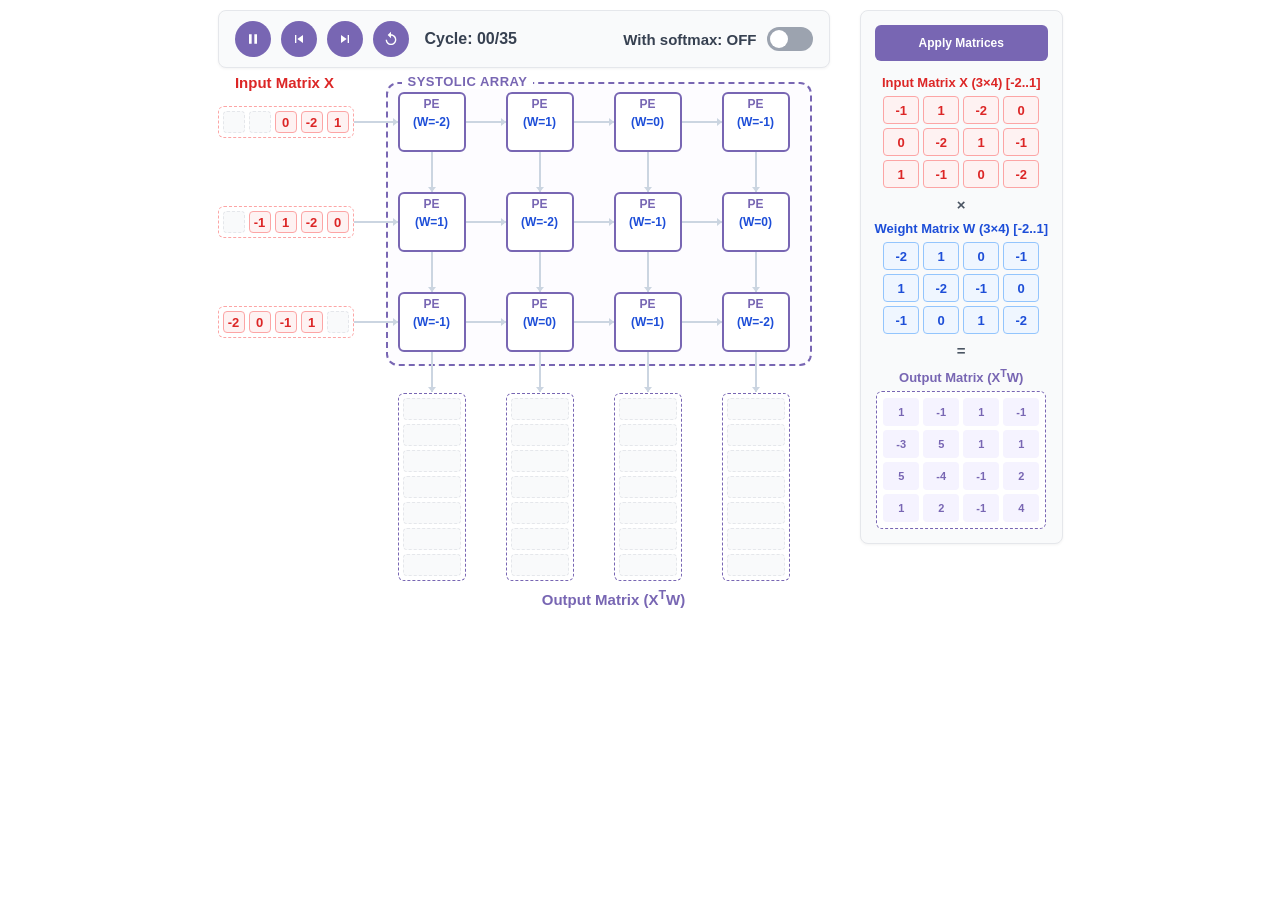
<file: systolic_array_animation.html>
<!DOCTYPE html>
<html lang="en">
<head>
  <meta charset="UTF-8">
  <title>3x4 Weight-Stationary Systolic Array with Target View Selection</title>
  <style>
    body {
      font-family: -apple-system, BlinkMacSystemFont, "Segoe UI", Roboto, Helvetica, Arial, sans-serif;
      background-color: #ffffff;
      color: #1f2937;
      display: flex;
      flex-direction: column;
      align-items: flex-start;
      padding: 10px;
      margin: 0;
    }

    /* Color Coding System */
    .color-red { color: #dc2626; }
    .color-blue { color: #1d4ed8; }
    .color-purple { color: #7866B3; }
    .color-amber { color: #d97706; }
    .color-dark-gray { color: #4b5563; }
    .color-teal { color: #0d9488; }
    .color-brown { color: #92400e; }

    /* Main Container */
    .main-layout {
      display: flex;
      flex-direction: row;
      align-items: flex-start;
      gap: 30px;
      justify-content: center;
      flex-wrap: nowrap;
      width: max-content;   /* never squeeze or wrap: keep natural width, then scale down */
    }

    .main-layout > .animation-wrapper,
    .main-layout > .matrix-config-container {
      flex: 0 0 auto;
    }

    /* Matrix Inputs Section - Stacked Vertically */
    .matrix-config-container {
      display: flex;
      flex-direction: column;
      gap: 10px;
      align-items: center;
      background-color: #f9fafb;
      border: 1px solid #e5e7eb;
      padding: 14px 14px;
      border-radius: 8px;
      box-shadow: 0 1px 3px rgba(0,0,0,0.05);
      width: max-content;
    }

    .matrix-block {
      display: flex;
      flex-direction: column;
      align-items: center;
    }

    .matrix-title {
      font-size: 13px;
      font-weight: 700;
      margin-bottom: 6px;
      text-align: center;
      white-space: nowrap;
    }

    .matrix-grid-input {
      display: grid;
      gap: 4px;
    }

    .matrix-grid-input input[type="text"] {
      width: 36px;
      height: 28px;
      text-align: center;
      font-size: 13px;
      font-weight: 700;
      border-radius: 4px;
      box-sizing: border-box;
    }

    #grid-x input[type="text"] {
      border: 1px solid #fca5a5;
      color: #dc2626;
      background-color: #fef2f2;
    }

    #grid-w input[type="text"] {
      border: 1px solid #93c5fd;
      color: #1d4ed8;
      background-color: #eff6ff;
    }

    .matrix-result-grid {
      display: grid;
      gap: 4px;
      background: #ffffff;
      padding: 6px;
      border-radius: 6px;
    }

    .matrix-result-grid.purple-border {
      border: 1px dashed #7866B3;
    }

    .matrix-result-grid.amber-border {
      border: 1px dashed #d97706;
    }

    .matrix-result-grid.teal-border {
      border: 1px dashed #0d9488;
    }

    .matrix-result-cell {
      width: 36px;
      height: 28px;
      display: flex;
      align-items: center;
      justify-content: center;
      font-size: 11px;
      font-weight: 700;
      border-radius: 4px;
    }

    .matrix-result-cell.purple-bg {
      color: #7866B3;
      background: #f5f3ff;
    }

    .matrix-result-cell.amber-bg {
      color: #d97706;
      background: #fffbeb;
    }

    .matrix-result-cell.teal-bg {
      color: #0d9488;
      background: #f0fdfa;
    }

    .math-operator {
      font-size: 15px;
      font-weight: 700;
      color: #4b5563;
      margin: -2px 0;
    }

    /* Top Control Toolbar above Systolic Array */
    .top-toolbar {
      display: flex;
      align-items: center;
      justify-content: space-between;
      width: 100%;
      background-color: #f9fafb;
      border: 1px solid #e5e7eb;
      border-radius: 8px;
      padding: 10px 16px;
      margin-bottom: 24px;
      box-sizing: border-box;
      box-shadow: 0 1px 3px rgba(0,0,0,0.05);
    }

    /* Controls Bar */
    .controls {
      display: flex;
      gap: 10px;
      align-items: center;
    }

    .cycle-counter {
      font-size: 16px;
      font-weight: 700;
      color: #374151;
      margin-left: 6px;
      user-select: none;
    }

    /* On/Off Switch Toggle Styling */
    .switch-container {
      display: flex;
      align-items: center;
      gap: 10px;
    }

    .switch-label {
      font-size: 15px;
      font-weight: 700;
      color: #374151;
      user-select: none;
    }

    .toggle-switch {
      position: relative;
      display: inline-block;
      width: 46px;
      height: 24px;
    }

    .toggle-switch input {
      opacity: 0;
      width: 0;
      height: 0;
    }

    .slider {
      position: absolute;
      cursor: pointer;
      top: 0;
      left: 0;
      right: 0;
      bottom: 0;
      background-color: #9ca3af; /* Grey style when OFF */
      transition: 0.25s;
      border-radius: 24px;
    }

    .slider:before {
      position: absolute;
      content: "";
      height: 18px;
      width: 18px;
      left: 3px;
      bottom: 3px;
      background-color: white;
      transition: 0.25s;
      border-radius: 50%;
    }

    /* When NOT checked -> Output Matrix mode (OFF state, Grey slider) */
    .toggle-switch input:not(:checked) + .slider {
      background-color: #9ca3af;
    }

    .toggle-switch input:not(:checked) + .slider:before {
      transform: translateX(0px);
    }

    /* When checked -> With softmax mode (ON state, Teal theme slider) */
    .toggle-switch input:checked + .slider {
      background-color: #0d9488;
    }

    .toggle-switch input:checked + .slider:before {
      transform: translateX(22px);
    }

    button {
      background: #7866B3;
      color: white;
      border: none;
      padding: 8px 14px;
      font-size: 13px;
      font-weight: 600;
      border-radius: 6px;
      cursor: pointer;
      transition: background 0.15s;
      display: flex;
      align-items: center;
      justify-content: center;
    }

    button:hover {
      background: #62519d;
    }

    .btn-icon {
      width: 36px;
      height: 36px;
      padding: 0;
      border-radius: 50%;
    }

    .btn-icon svg {
      width: 16px;
      height: 16px;
      fill: currentColor;
    }

    .btn-apply {
      background: #7866B3;
      height: 36px;
      padding: 0 14px;
    }

    .btn-apply:hover {
      background: #62519d;
    }

    /* Animation Matrix Section */
    .animation-wrapper {
      display: flex;
      flex-direction: column;
      align-items: center;
      position: relative;
    }

    /* Grid layout for De-skewed mode - Column 1 is 180px */
    .systolic-container.grid-deskewed {
      display: grid;
      grid-template-columns: 180px 68px 40px 68px 40px 68px 40px 68px 40px;
      grid-template-rows: repeat(3, 60px 40px) 60px 40px 60px 40px repeat(7, 26px 40px) 60px 40px auto 26px;
      align-items: center;
      justify-items: center;
      position: relative;
    }

    /* Grid layout for Output Matrix (X^TW) mode */
    .systolic-container.grid-xtw {
      display: grid;
      grid-template-columns: 180px 68px 40px 68px 40px 68px 40px 68px 40px;
      grid-template-rows: repeat(3, 60px 40px) auto 26px;
      align-items: center;
      justify-items: center;
      position: relative;
    }

    /*
      Alignments:
      - Left border aligned with the middle of the input arrows between input queue & left-most PEs:
        Input queue width (156px) + 0.5 * input arrow connecting space (24px) = 168px
      - Bottom border aligned with the middle of the vertical arrows below the bottom-most row:
        3 PE rows (3 * 60 = 180px) + 2 row gaps (2 * 40 = 80px) + 0.5 * 3rd gap (20px) = 280px total height from top (-10px top offset) = 280px height
    */
    .systolic-array-box {
      position: absolute;
      top: -10px;
      left: 168px;
      right: 18px;
      height: 280px;
      border: 2px dashed #7866B3;
      border-radius: 12px;
      background-color: rgba(245, 243, 255, 0.25);
      pointer-events: none;
      z-index: 0;
    }

    .systolic-array-box-label {
      position: absolute;
      top: -10px;
      left: 14px;
      background-color: #ffffff;
      padding: 0 6px;
      color: #7866B3;
      font-size: 13px;
      font-weight: 700;
      text-transform: uppercase;
      letter-spacing: 0.5px;
    }

    .pe {
      width: 68px;
      height: 60px;
      background-color: #ffffff;
      border: 2px solid #7866B3;
      border-radius: 6px;
      display: flex;
      flex-direction: column;
      align-items: center;
      justify-content: space-between;
      text-align: center;
      box-sizing: border-box;
      padding: 3px 1px 2px 1px;
      transition: border-color 0.2s, background-color 0.2s;
      z-index: 1;
      line-height: 0.8;
    }

    .pe.active {
      background-color: #f5f3ff;
    }

    .pe-activation {
      border: 2px solid #d97706;
    }

    .pe-activation.active {
      background-color: #fffbeb;
    }

    .pe-sum {
      border: 2px solid #4b5563;
    }

    .pe-sum.active {
      background-color: #f3f4f6;
    }

    .pe-div {
      border: 2px solid #0d9488;
    }

    .pe-div.active {
      background-color: #f0fdfa;
    }

    .pe-fifo {
      width: 68px;
      height: 26px;
      border: 1px dashed #92400e;
      background-color: #ffffff;
      border-radius: 5px;
      display: flex;
      flex-direction: row;
      align-items: center;
      justify-content: space-between;
      padding: 0 5px;
      box-sizing: border-box;
      z-index: 1;
    }

    .pe-fifo.active {
      background-color: #fef3c7;
      border-style: solid;
    }

    /* Title texts inside PEs with top margin to top border */
    .pe-title { color: #7866B3; font-size: 12px; font-weight: 700; line-height: 0.8; margin-top: 3px; }
    .pe-title-act { color: #d97706; font-size: 12px; font-weight: 700; line-height: 0.8; margin-top: 3px; }
    .pe-title-sum { color: #4b5563; font-size: 12px; font-weight: 700; line-height: 0.8; margin-top: 3px; }
    .pe-title-div { color: #0d9488; font-size: 12px; font-weight: 700; line-height: 0.8; margin-top: 3px; }
    .pe-title-fifo { color: #92400e; font-size: 11px; font-weight: 700; }

    /* Middle-line texts colorcoded to match PE border colors */
    .pe-weight { color: #1d4ed8; font-size: 12px; font-weight: 700; line-height: 0.8; }
    .pe-op-act { color: #d97706; font-size: 12px; font-weight: 700; line-height: 0.8; }
    .pe-op-sum { color: #4b5563; font-size: 12px; font-weight: 700; line-height: 0.8; }
    .pe-op-div { color: #0d9488; font-size: 12px; font-weight: 700; line-height: 0.8; }

    .pe-formula { font-size: 11px; font-weight: 700; line-height: 0.8; min-height: 12px; }

    /* Wrapper for Input Queue + Arrow pointing into Systolic Array */
    .input-row-wrapper {
      display: flex;
      flex-direction: row;
      align-items: center;
      width: 100%;
      height: 100%;
      position: relative;
    }

    /* Input Queue Container styling (dashed outer box covering only the 5 slots) */
    .input-queue-container {
      display: flex;
      flex-direction: row;
      align-items: center;
      gap: 4px;
      padding: 4px;
      border: 1px dashed #fca5a5;
      background-color: #ffffff;
      border-radius: 6px;
      box-sizing: border-box;
      z-index: 1;
      height: 32px;
    }

    .input-cell-slot {
      width: 22px;
      height: 22px;
      display: flex;
      align-items: center;
      justify-content: center;
      border: 1px dashed #e5e7eb;
      background-color: #f9fafb;
      border-radius: 4px;
      box-sizing: border-box;
    }

    .input-cell-slot.has-val {
      border: 1px solid #fca5a5;
      background-color: #fef2f2;
    }

    .input-arrow-connecting {
      flex: 1;
      height: 100%;
      display: flex;
      align-items: center;
      justify-content: center;
      position: relative;
      z-index: 1;
    }

    .input-queue-label {
      position: absolute;
      top: -18px;
      left: 0;
      width: 134px;
      font-size: 15px;
      font-weight: 700;
      color: #dc2626;
      text-align: center;
      white-space: nowrap;
    }

    .val-text { display: inline-block; text-align: center; font-size: 13px; }
    .val-text.red { color: #dc2626; font-weight: 700; }
    .val-text.purple { color: #7866B3; font-weight: 700; }
    .val-text.blue { color: #1d4ed8; font-weight: 700; }
    .val-text.amber { color: #d97706; font-weight: 700; }
    .val-text.dark-gray { color: #4b5563; font-weight: 700; }
    .val-text.teal { color: #0d9488; font-weight: 700; }
    .val-text.indigo { color: #4f46e5; font-weight: 700; }
    .val-text.brown { color: #92400e; font-weight: 700; }

    .arrow-container {
      position: relative;
      width: 100%;
      height: 100%;
      display: flex;
      align-items: center;
      justify-content: center;
      z-index: 1;
    }

    .arrow-line-h {
      width: 100%;
      height: 2px;
      background-color: #cbd5e1;
      position: relative;
    }

    .arrow-line-h::after {
      content: '';
      position: absolute;
      right: 0;
      top: -3px;
      border-width: 4px 0 4px 5px;
      border-style: solid;
      border-color: transparent transparent transparent #cbd5e1;
    }

    .arrow-line-h-left {
      width: 100%;
      height: 2px;
      background-color: #cbd5e1;
      position: relative;
    }

    .arrow-line-h-left::after {
      content: '';
      position: absolute;
      left: 0;
      top: -3px;
      border-width: 4px 5px 4px 0;
      border-style: solid;
      border-color: transparent #cbd5e1 transparent transparent;
    }

    .arrow-line-v {
      height: 100%;
      width: 2px;
      background-color: #cbd5e1;
      position: relative;
    }

    .arrow-line-v::after {
      content: '';
      position: absolute;
      bottom: 0;
      left: -3px;
      border-width: 5px 4px 0 4px;
      border-style: solid;
      border-color: #cbd5e1 transparent transparent transparent;
    }

    .arrow-line-v-multi {
      width: 2px;
      background-color: #cbd5e1;
      position: absolute;
      left: 50%;
      transform: translateX(-50%);
    }

    .arrow-line-v-multi::after {
      content: '';
      position: absolute;
      bottom: 0;
      left: -3px;
      border-width: 5px 4px 0 4px;
      border-style: solid;
      border-color: #cbd5e1 transparent transparent transparent;
    }

    /* Vertical line extending down without arrowhead at the bottom */
    .arrow-line-v-down-no-head {
      width: 2px;
      background-color: #cbd5e1;
      position: absolute;
      right: 0;
      top: 50%;
    }

    .h-val-position {
      position: absolute;
      bottom: 4px;
      left: 50%;
      transform: translateX(-50%);
      line-height: 1;
    }

    .v-val-position {
      position: absolute;
      right: 5px;
      top: 50%;
      transform: translateY(-50%);
      line-height: 1;
    }

    .output-container {
      display: flex;
      flex-direction: column;
      align-items: center;
      justify-content: flex-start;
      height: 100%;
      padding-top: 2px;
      z-index: 1;
    }

    /* Output Queues: 7-element vertical slots */
    .output-history {
      display: flex;
      flex-direction: column; /* First output stays at top row; new output pushes existing down */
      gap: 4px;
      align-items: center;
      width: 68px;
      padding: 4px;
      box-sizing: border-box;
      border-radius: 6px;
      background-color: #ffffff;
      transition: border-color 0.2s, background-color 0.2s;
    }

    .output-history.purple-queue {
      border: 1px dashed #7866B3;
    }

    .output-history.teal-queue {
      border: 1px dashed #0d9488;
    }

    .output-cell-slot {
      height: 22px;
      width: 100%;
      display: flex;
      align-items: center;
      justify-content: center;
      border: 1px dashed #e5e7eb;
      border-radius: 4px;
      background-color: #f9fafb;
      box-sizing: border-box;
    }

    .output-cell-slot.has-val {
      border-style: solid;
    }

    .output-cell-slot.has-val.purple-cell {
      border-color: #c4b5fd;
      background-color: #f5f3ff;
    }

    .output-cell-slot.has-val.teal-cell {
      border-color: #99f6e4;
      background-color: #f0fdfa;
    }

    .output-queue-label {
      grid-column: 2 / -1;
      margin-top: 6px;
      font-size: 15px;
      font-weight: 700;
      text-align: center;
      white-space: nowrap;
      width: 100%;
    }

    .output-queue-label.purple {
      color: #7866B3;
    }

    .output-queue-label.teal {
      color: #0d9488;
    }

    .empty-slot {
      height: 20px;
      width: 10px;
    }
  </style>
</head>
<body>

  <div id="fit-wrap" style="width:100%; overflow:hidden;">
  <div class="main-layout" id="main-layout">
    <!-- Animation Matrix Section (Moved to Left) -->
    <div class="animation-wrapper">
      <!-- Toolbar placed directly on top of Systolic Array -->
      <div class="top-toolbar">
        <div class="controls">
          <button class="btn-icon" id="btn-play" title="Play/Pause">
            <svg id="icon-pause" viewBox="0 0 24 24"><path d="M6 19h4V5H6v14zm8-14v14h4V5h-4z"/></svg>
            <svg id="icon-play" viewBox="0 0 24 24" style="display:none;"><path d="M8 5v14l11-7z"/></svg>
          </button>
          <button class="btn-icon" id="btn-step-back" title="Step Back">
            <svg viewBox="0 0 24 24"><path d="M18 6l-8.5 6 8.5 6V6zM8 6v12H6V6h2z"/></svg>
          </button>
          <button class="btn-icon" id="btn-step" title="Step Forward">
            <svg viewBox="0 0 24 24"><path d="M6 18l8.5-6L6 6v12zM16 6v12h2V6h-2z"/></svg>
          </button>
          <button class="btn-icon" id="btn-reset" title="Reset">
            <svg viewBox="0 0 24 24"><path d="M12 5V1L7 6l5 5V7c3.31 0 6 2.69 6 6s-2.69 6-6 6-6-2.69-6-6H4c0 4.42 3.58 8 8 8s8-3.58 8-8-3.58-8-8-8z"/></svg>
          </button>
          <span class="cycle-counter" id="cycle-counter">Cycle: 00/35</span>
        </div>

        <!-- On/Off Switch for Output View Target -->
        <div class="switch-container">
          <span class="switch-label" id="switch-mode-label">With softmax: OFF</span>
          <label class="toggle-switch">
            <input type="checkbox" id="target-view-toggle">
            <span class="slider"></span>
          </label>
        </div>
      </div>

      <div class="systolic-container grid-xtw" id="grid">
        <!-- Rendered dynamically -->
      </div>
    </div>

    <!-- Matrix Configurations Section (Moved to Right) -->
    <div class="matrix-config-container">
      <!-- Apply Matrices button at the top of the right block -->
      <button class="btn-apply" id="btn-apply-matrices" style="width: 100%; margin-bottom: 4px; font-size: 12px; padding: 0 8px;">Apply Matrices</button>

      <div class="matrix-block">
        <div class="matrix-title color-red">Input Matrix X (3×4) [-2..1]</div>
        <div class="matrix-grid-input" id="grid-x" style="grid-template-columns: repeat(4, 36px);"></div>
      </div>

      <div class="math-operator">×</div>

      <div class="matrix-block">
        <div class="matrix-title color-blue">Weight Matrix W (3×4) [-2..1]</div>
        <div class="matrix-grid-input" id="grid-w" style="grid-template-columns: repeat(4, 36px);"></div>
      </div>

      <div class="math-operator">=</div>

      <div class="matrix-block">
        <div class="matrix-title color-purple">Output Matrix (X<sup>T</sup>W)</div>
        <div class="matrix-result-grid purple-border" id="grid-xtw" style="grid-template-columns: repeat(4, 36px);"></div>
      </div>

      <!-- Dynamically toggleable Exponents and Softmax section -->
      <div id="deskew-matrix-section" style="display: flex; flex-direction: column; align-items: center; gap: 10px; width: 100%;">
        <div class="math-operator">↓</div>
        <div class="matrix-block">
          <div class="matrix-title color-amber">Exponents (2<sup>X<sup>T</sup>W</sup>)</div>
          <div class="matrix-result-grid amber-border" id="grid-exp" style="grid-template-columns: repeat(4, 36px);"></div>
        </div>

        <div class="math-operator">↓</div>
        <div class="matrix-block">
          <div class="matrix-title color-teal">Softmax</div>
          <div class="matrix-result-grid teal-border" id="grid-y" style="grid-template-columns: repeat(4, 36px);"></div>
        </div>
      </div>
    </div>
  </div>
  </div>

  <script>
    const ROWS = 3;
    const COLS = 4;
    const QUEUE_SLOTS = 5; // 1x5 cells per row on the left
    const OUT_QUEUE_SIZE = 7; // 7-element long output queues
    const MAX_CYCLES = 35;
    const MAX_DESKEW_STAGES = 7; // 7 stages for (7, 5, 3, 1) DLY configuration

    const DESKEW_STAGES_PER_COL = [7, 5, 3, 1];

    let rawX = [
      [-1,  1, -2,  0],
      [ 0, -2,  1, -1],
      [ 1, -1,  0, -2]
    ];

    let weights = [
      [-2,  1,  0, -1],
      [ 1, -2, -1,  0],
      [-1,  0,  1, -2]
    ];

    let cycle = 0;
    let timer = null;
    let isPlaying = true;
    let selectedTargetView = 'xtw'; // Default mode ('xtw' or 'deskewed')
    let historyState = []; // State history array for stepping backward

    let currentQueues = [];
    let hInputs = Array(ROWS).fill(null).map(() => Array(COLS).fill(0));
    let vPsums = Array(ROWS + 1).fill(null).map(() => Array(COLS).fill(0));
    let activeInputs = Array(ROWS).fill(null).map(() => Array(COLS).fill(0));
    let activeIncomingPsums = Array(ROWS).fill(null).map(() => Array(COLS).fill(0));

    let expInputs = Array(COLS).fill(0);
    let expOutputs = Array(COLS).fill(0);

    let sumLeftRegs = Array(COLS).fill(0);
    let sumTopInputs = Array(COLS).fill(0);
    let sumLeftInputs = Array(COLS).fill(0);
    let sumOutputs = Array(COLS).fill(0);

    let deskewBuffers = Array(COLS).fill(null).map((_, c) => Array(DESKEW_STAGES_PER_COL[c]).fill(0));

    let divRightRegs = Array(COLS).fill(0); // Registers to delay right-to-left DIV feed by 1 cycle
    let divTopInputs = Array(COLS).fill(0);
    let divRightInputs = Array(COLS).fill(0);
    let divOutputs = Array(COLS).fill(0);

    let outputs = Array(COLS).fill(null).map(() => []);

    function clampVal(v) {
      let parsed = parseInt(v);
      if (isNaN(parsed)) return 0;
      return Math.max(-2, Math.min(1, parsed));
    }

    function buildMatrixInputs() {
      const gridX = document.getElementById('grid-x');
      const gridW = document.getElementById('grid-w');
      gridX.innerHTML = '';
      gridW.innerHTML = '';

      for (let r = 0; r < 3; r++) {
        for (let c = 0; c < 4; c++) {
          const inp = document.createElement('input');
          inp.type = 'text';
          inp.value = rawX[r][c];
          inp.id = `x-${r}-${c}`;
          inp.addEventListener('change', syncAndRecalculate);
          gridX.appendChild(inp);
        }
      }

      for (let r = 0; r < 3; r++) {
        for (let c = 0; c < 4; c++) {
          const inp = document.createElement('input');
          inp.type = 'text';
          inp.value = weights[r][c];
          inp.id = `w-${r}-${c}`;
          inp.addEventListener('change', syncAndRecalculate);
          gridW.appendChild(inp);
        }
      }

      syncAndRecalculate();
    }

    function syncAndRecalculate() {
      for (let r = 0; r < 3; r++) {
        for (let c = 0; c < 4; c++) {
          const el = document.getElementById(`x-${r}-${c}`);
          rawX[r][c] = clampVal(el.value);
          el.value = rawX[r][c];
        }
      }

      for (let r = 0; r < 3; r++) {
        for (let c = 0; c < 4; c++) {
          const el = document.getElementById(`w-${r}-${c}`);
          weights[r][c] = clampVal(el.value);
          el.value = weights[r][c];
        }
      }

      let XT = Array(4).fill(null).map(() => Array(3).fill(0));
      for (let r = 0; r < 3; r++) {
        for (let c = 0; c < 4; c++) {
          XT[c][r] = rawX[r][c];
        }
      }

      const gridXTW = document.getElementById('grid-xtw');
      gridXTW.innerHTML = '';
      let xtwMatrix = Array(4).fill(null).map(() => Array(4).fill(0));

      for (let r = 0; r < 4; r++) {
        for (let c = 0; c < 4; c++) {
          let dotProduct = 0;
          for (let k = 0; k < 3; k++) {
            dotProduct += XT[r][k] * weights[k][c];
          }
          xtwMatrix[r][c] = dotProduct;

          const cell = document.createElement('div');
          cell.className = 'matrix-result-cell purple-bg';
          cell.innerText = dotProduct;
          gridXTW.appendChild(cell);
        }
      }

      const gridExp = document.getElementById('grid-exp');
      gridExp.innerHTML = '';
      for (let r = 0; r < 4; r++) {
        for (let c = 0; c < 4; c++) {
          let dotProduct = xtwMatrix[r][c];
          let expVal = Math.pow(2, dotProduct);

          const cell = document.createElement('div');
          cell.className = 'matrix-result-cell amber-bg';
          cell.innerText = expVal % 1 === 0 ? expVal : expVal.toFixed(2);
          gridExp.appendChild(cell);
        }
      }

      const gridY = document.getElementById('grid-y');
      gridY.innerHTML = '';

      for (let r = 0; r < 4; r++) {
        let runningPrefixSum = 0;
        let columnSum = 0;
        for (let c = 0; c < 4; c++) {
          let dotProduct = xtwMatrix[r][c];
          let actVal = Math.pow(2, dotProduct);
          runningPrefixSum += actVal;
        }
        columnSum = runningPrefixSum;

        for (let c = 0; c < 4; c++) {
          let dotProduct = xtwMatrix[r][c];
          let actVal = Math.pow(2, dotProduct);
          let divVal = columnSum !== 0 ? actVal / columnSum : 0;

          const cell = document.createElement('div');
          cell.className = 'matrix-result-cell teal-bg';
          cell.innerText = divVal.toFixed(divVal % 1 === 0 ? 0 : 2);
          gridY.appendChild(cell);
        }
      }
    }

    function updateLeftPanelVisibility() {
      const deskewSection = document.getElementById('deskew-matrix-section');
      if (deskewSection) {
        deskewSection.style.display = selectedTargetView === 'deskewed' ? 'flex' : 'none';
      }
    }

    function applyMatrixChanges() {
      syncAndRecalculate();
      buildGrid();
      reset();
    }

    function captureState() {
      return JSON.parse(JSON.stringify({
        cycle,
        currentQueues,
        hInputs,
        vPsums,
        activeInputs,
        activeIncomingPsums,
        expInputs,
        expOutputs,
        sumLeftRegs,
        sumTopInputs,
        sumLeftInputs,
        sumOutputs,
        deskewBuffers,
        divRightRegs,
        divTopInputs,
        divRightInputs,
        divOutputs,
        outputs
      }));
    }

    function restoreState(snapshot) {
      cycle = snapshot.cycle;
      currentQueues = snapshot.currentQueues;
      hInputs = snapshot.hInputs;
      vPsums = snapshot.vPsums;
      activeInputs = snapshot.activeInputs;
      activeIncomingPsums = snapshot.activeIncomingPsums;
      expInputs = snapshot.expInputs;
      expOutputs = snapshot.expOutputs;
      sumLeftRegs = snapshot.sumLeftRegs;
      sumTopInputs = snapshot.sumTopInputs;
      sumLeftInputs = snapshot.sumLeftInputs;
      sumOutputs = snapshot.sumOutputs;
      deskewBuffers = snapshot.deskewBuffers;
      divRightRegs = snapshot.divRightRegs;
      divTopInputs = snapshot.divTopInputs;
      divRightInputs = snapshot.divRightInputs;
      divOutputs = snapshot.divOutputs;
      outputs = snapshot.outputs;
    }

    function initStates() {
      currentQueues = [];
      for (let r = 0; r < ROWS; r++) {
        let q = [];
        for (let delay = 0; delay < (ROWS - 1 - r); delay++) {
          q.push(null);
        }
        for (let c = COLS - 1; c >= 0; c--) {
          q.push(rawX[r][c]);
        }
        for (let delay = 0; delay < r; delay++) {
          q.push(null);
        }
        currentQueues.push(q);
      }

      hInputs = Array(ROWS).fill(null).map(() => Array(COLS).fill(0));
      vPsums = Array(ROWS + 1).fill(null).map(() => Array(COLS).fill(0));
      activeInputs = Array(ROWS).fill(null).map(() => Array(COLS).fill(0));
      activeIncomingPsums = Array(ROWS).fill(null).map(() => Array(COLS).fill(0));
      expInputs = Array(COLS).fill(0);
      expOutputs = Array(COLS).fill(0);

      sumLeftRegs = Array(COLS).fill(0);
      sumLeftInputs = Array(COLS).fill(0);
      sumTopInputs = Array(COLS).fill(0);
      sumOutputs = Array(COLS).fill(0);

      deskewBuffers = Array(COLS).fill(null).map((_, c) => Array(DESKEW_STAGES_PER_COL[c]).fill(0));

      divRightRegs = Array(COLS).fill(0);
      divTopInputs = Array(COLS).fill(0);
      divRightInputs = Array(COLS).fill(0);
      divOutputs = Array(COLS).fill(0);

      outputs = Array(COLS).fill(null).map(() => []);
      historyState = [];
    }

    function buildGrid() {
      const grid = document.getElementById('grid');
      grid.className = `systolic-container ${selectedTargetView === 'xtw' ? 'grid-xtw' : 'grid-deskewed'}`;
      grid.innerHTML = `
        <div class="systolic-array-box">
          <div class="systolic-array-box-label">systolic array</div>
        </div>
      `;

      // 1-3. Main Systolic Array Rows (Rows 0-2)
      for (let r = 0; r < ROWS; r++) {
        // Wrapper for Input Queue + Connecting Arrow
        const inRowWrapper = document.createElement('div');
        inRowWrapper.className = 'input-row-wrapper';

        if (r === 0) {
          const inTitle = document.createElement('div');
          inTitle.className = 'input-queue-label';
          inTitle.innerText = 'Input Matrix X';
          inRowWrapper.appendChild(inTitle);
        }

        // Input Queue: Dashed box containing strictly the 5 input cells
        const inQueueBox = document.createElement('div');
        inQueueBox.className = 'input-queue-container';
        inQueueBox.id = `input-queue-${r}`;
        
        for (let slot = 0; slot < QUEUE_SLOTS; slot++) {
          const slotDiv = document.createElement('div');
          slotDiv.className = 'input-cell-slot';
          slotDiv.id = `queue-${r}-slot-${slot}`;
          inQueueBox.appendChild(slotDiv);
        }

        inRowWrapper.appendChild(inQueueBox);

        // Arrow outside dashed box connecting input queue into PE
        const inArrowCell = document.createElement('div');
        inArrowCell.className = 'input-arrow-connecting';
        inArrowCell.id = `queue-${r}-arrow-cell`;
        inArrowCell.innerHTML = `<div class="arrow-line-h"></div>`;
        inRowWrapper.appendChild(inArrowCell);

        grid.appendChild(inRowWrapper);

        for (let c = 0; c < COLS; c++) {
          const pe = document.createElement('div');
          pe.className = 'pe';
          pe.id = `pe-${r}-${c}`;
          pe.innerHTML = `
            <div class="pe-title">PE</div>
            <div class="pe-weight">(W=${weights[r][c]})</div>
            <div class="pe-formula" id="pe-formula-${r}-${c}"></div>
          `;
          grid.appendChild(pe);

          const hArrow = document.createElement('div');
          hArrow.className = 'arrow-container';
          if (c < COLS - 1) {
            hArrow.innerHTML = `
              <div class="arrow-line-h">
                <div class="val-text red h-val-position" id="h-val-${r}-${c}" style="display:none;"></div>
              </div>
            `;
          }
          grid.appendChild(hArrow);
        }

        grid.appendChild(document.createElement('div'));

        for (let c = 0; c < COLS; c++) {
          const vArrow = document.createElement('div');
          vArrow.className = 'arrow-container';
          vArrow.innerHTML = `
            <div class="arrow-line-v">
              <div class="val-text purple v-val-position" id="v-val-${r}-${c}" style="display:none;"></div>
            </div>
          `;
          grid.appendChild(vArrow);

          grid.appendChild(document.createElement('div'));
        }
      }

      if (selectedTargetView === 'deskewed') {
        // 4. Elementwise 2^x Activation PE Row
        grid.appendChild(document.createElement('div'));

        for (let c = 0; c < COLS; c++) {
          const expPe = document.createElement('div');
          expPe.className = 'pe pe-activation';
          expPe.id = `exp-pe-${c}`;
          expPe.innerHTML = `
            <div class="pe-title-act">ACT PE</div>
            <div class="pe-op-act">(2<sup>x</sup>)</div>
            <div class="pe-formula" id="exp-formula-${c}"></div>
          `;
          grid.appendChild(expPe);

          grid.appendChild(document.createElement('div'));
        }

        // 5. Vertical Arrows Below Activation Row
        grid.appendChild(document.createElement('div'));

        for (let c = 0; c < COLS; c++) {
          const vArrow = document.createElement('div');
          vArrow.className = 'arrow-container';
          vArrow.innerHTML = `
            <div class="arrow-line-v">
              <div class="val-text amber v-val-position" id="exp-v-val-${c}" style="display:none;"></div>
            </div>
          `;
          grid.appendChild(vArrow);

          grid.appendChild(document.createElement('div'));
        }

        // 6. Horizontal Sum PE Row
        grid.appendChild(document.createElement('div'));

        for (let c = 0; c < COLS; c++) {
          const sumPe = document.createElement('div');
          sumPe.className = 'pe pe-sum';
          sumPe.id = `sum-pe-${c}`;
          sumPe.innerHTML = `
            <div class="pe-title-sum">SUM PE</div>
            <div class="pe-op-sum">(R=L+<span class="color-amber">U</span>)</div>
            <div class="pe-formula" id="sum-formula-${c}"></div>
          `;
          grid.appendChild(sumPe);

          const hArrow = document.createElement('div');
          hArrow.className = 'arrow-container';
          if (c < COLS - 1) {
            hArrow.innerHTML = `
              <div class="arrow-line-h">
                <div class="val-text dark-gray h-val-position" id="sum-h-val-${c}" style="display:none;"></div>
              </div>
            `;
          } else {
            // Right-most SUM PE arrow pointing RIGHT with a vertical connecting line starting directly from its right arrowhead point
            const vertConnectHeight = (MAX_DESKEW_STAGES * 66) + 84;
            hArrow.innerHTML = `
              <div class="arrow-line-h">
                <div class="val-text dark-gray h-val-position" id="sum-h-val-${c}" style="display:none;"></div>
                <div class="arrow-line-v-down-no-head" style="height: ${vertConnectHeight}px;"></div>
              </div>
            `;
          }
          grid.appendChild(hArrow);
        }

        // 7. Vertical Arrows Below Horizontal Sum PE Row
        grid.appendChild(document.createElement('div'));

        for (let c = 0; c < COLS; c++) {
          const numStages = DESKEW_STAGES_PER_COL[c];
          const vArrow = document.createElement('div');
          vArrow.className = 'arrow-container';

          if (numStages === 0) {
            const totalSpanHeight = (MAX_DESKEW_STAGES * 66) + 40; 
            vArrow.innerHTML = `
              <div class="arrow-line-v-multi" style="height: ${totalSpanHeight}px; top: 0;">
                <div class="val-text amber v-val-position" id="sum-v-val-${c}" style="display:none;"></div>
              </div>
            `;
          } else {
            vArrow.innerHTML = `
              <div class="arrow-line-v">
                <div class="val-text amber v-val-position" id="sum-v-val-${c}" style="display:none;"></div>
              </div>
            `;
          }

          grid.appendChild(vArrow);

          grid.appendChild(document.createElement('div'));
        }

        // 8. Triangular De-skew FIFO Delay Structure (7 rows max)
        for (let s = 0; s < MAX_DESKEW_STAGES; s++) {
          grid.appendChild(document.createElement('div'));

          for (let c = 0; c < COLS; c++) {
            const numStages = DESKEW_STAGES_PER_COL[c];
            if (s < numStages) {
              const fifoPe = document.createElement('div');
              fifoPe.className = 'pe-fifo';
              fifoPe.id = `deskew-${c}-${s}`;
              fifoPe.innerHTML = `
                <span class="pe-title-fifo">DLY</span>
                <span class="val-text brown" id="deskew-val-${c}-${s}"></span>
              `;
              grid.appendChild(fifoPe);
            } else {
              grid.appendChild(document.createElement('div'));
            }

            grid.appendChild(document.createElement('div'));
          }

          grid.appendChild(document.createElement('div'));

          for (let c = 0; c < COLS; c++) {
            const numStages = DESKEW_STAGES_PER_COL[c];
            const vArrow = document.createElement('div');
            vArrow.className = 'arrow-container';

            if (s < numStages) {
              if (s === numStages - 1) {
                const remainingGapRows = MAX_DESKEW_STAGES - 1 - s;
                const extHeight = 40 + (remainingGapRows * 66);
                vArrow.innerHTML = `
                  <div class="arrow-line-v-multi" style="height: ${extHeight}px; top: 0;">
                    <div class="val-text brown v-val-position" id="deskew-arrow-val-${c}-${s}" style="display:none;"></div>
                  </div>
                `;
              } else {
                vArrow.innerHTML = `
                  <div class="arrow-line-v">
                    <div class="val-text brown v-val-position" id="deskew-arrow-val-${c}-${s}" style="display:none;"></div>
                  </div>
                `;
              }
            }

            grid.appendChild(vArrow);

            grid.appendChild(document.createElement('div'));
          }
        }

        // 9. Division PE Row
        grid.appendChild(document.createElement('div'));

        for (let c = 0; c < COLS; c++) {
          const divPe = document.createElement('div');
          divPe.className = 'pe pe-div';
          divPe.id = `div-pe-${c}`;
          divPe.innerHTML = `
            <div class="pe-title-div">DIV PE</div>
            <div class="pe-op-div">(D=<span class="color-brown">U</span>/R)</div>
            <div class="pe-formula" id="div-formula-${c}"></div>
          `;
          grid.appendChild(divPe);

          const hArrowLeft = document.createElement('div');
          hArrowLeft.className = 'arrow-container';
          if (c < COLS - 1) {
            hArrowLeft.innerHTML = `
              <div class="arrow-line-h-left">
                <div class="val-text teal h-val-position" id="div-h-val-${c}" style="display:none;"></div>
              </div>
            `;
          } else {
            // Right-most DIV PE arrow pointing LEFT with right tip perfectly meeting vertical line from SUM PE
            hArrowLeft.innerHTML = `
              <div class="arrow-line-h-left">
                <div class="val-text dark-gray h-val-position" id="div-right-in-val" style="display:none;"></div>
              </div>
            `;
          }
          grid.appendChild(hArrowLeft);
        }

        // 10. Vertical Arrows Below Division PE Row
        grid.appendChild(document.createElement('div'));

        for (let c = 0; c < COLS; c++) {
          const vArrow = document.createElement('div');
          vArrow.className = 'arrow-container';
          vArrow.innerHTML = `
            <div class="arrow-line-v">
              <div class="val-text teal v-val-position" id="div-v-val-${c}" style="display:none;"></div>
            </div>
          `;
          grid.appendChild(vArrow);

          grid.appendChild(document.createElement('div'));
        }
      }

      // 11. Output Columns History Queues (7-element long for EACH column)
      grid.appendChild(document.createElement('div'));

      const queueColorClass = selectedTargetView === 'xtw' ? 'purple-queue' : 'teal-queue';
      const labelColorClass = selectedTargetView === 'xtw' ? 'purple' : 'teal';
      const labelText = selectedTargetView === 'xtw' ? 'Output Matrix (X<sup>T</sup>W)' : 'Softmax';

      for (let c = 0; c < COLS; c++) {
        const outDiv = document.createElement('div');
        outDiv.className = 'output-container';
        outDiv.innerHTML = `
          <div class="output-history ${queueColorClass}" id="out-hist-${c}"></div>
        `;
        grid.appendChild(outDiv);

        grid.appendChild(document.createElement('div'));
      }

      // Single centered label directly beneath all 4 output column queues
      const sharedLabelDiv = document.createElement('div');
      sharedLabelDiv.className = `output-queue-label ${labelColorClass}`;
      sharedLabelDiv.innerHTML = labelText;
      grid.appendChild(sharedLabelDiv);
    }

    function step() {
      historyState.push(captureState());

      cycle++;
      if (cycle > MAX_CYCLES) {
        cycle = 1;
        initStates();
        renderUI();
        return;
      }

      const fedInputs = [];
      for (let r = 0; r < ROWS; r++) {
        const popped = currentQueues[r].pop();
        currentQueues[r].unshift(null);
        fedInputs[r] = popped !== null ? popped : 0;
      }

      const nextH = Array(ROWS).fill(null).map(() => Array(COLS).fill(0));
      const nextV = Array(ROWS + 1).fill(null).map(() => Array(COLS).fill(0));
      const currentInputs = Array(ROWS).fill(null).map(() => Array(COLS).fill(0));
      const currentIncomingPsums = Array(ROWS).fill(null).map(() => Array(COLS).fill(0));

      for (let r = 0; r < ROWS; r++) {
        for (let c = 0; c < COLS; c++) {
          let inVal = (c === 0) ? fedInputs[r] : hInputs[r][c - 1];
          let topSum = (r === 0) ? 0 : vPsums[r][c];

          currentInputs[r][c] = inVal;
          currentIncomingPsums[r][c] = topSum;

          nextH[r][c] = inVal;

          if (inVal !== 0 || topSum !== 0) {
            nextV[r + 1][c] = topSum + (inVal * weights[r][c]);
          } else {
            nextV[r + 1][c] = 0;
          }
        }
      }

      const currentExpInputs = Array(COLS).fill(0);
      const nextExpOutputs = Array(COLS).fill(0);

      for (let c = 0; c < COLS; c++) {
        let inPsum = vPsums[ROWS][c]; 
        currentExpInputs[c] = inPsum;
        if (inPsum !== 0) {
          nextExpOutputs[c] = Math.pow(2, inPsum);
        } else {
          nextExpOutputs[c] = 0;
        }
      }

      const currentSumTopInputs = Array(COLS).fill(0);
      const currentSumLeftInputs = Array(COLS).fill(0);
      const nextSumOutputs = Array(COLS).fill(0);
      const nextSumLeftRegs = Array(COLS).fill(0);

      for (let c = 0; c < COLS; c++) {
        let topVal = expOutputs[c];
        let leftVal = (c === 0) ? 0 : sumLeftRegs[c - 1]; 

        currentSumTopInputs[c] = topVal;
        currentSumLeftInputs[c] = leftVal;

        if (topVal !== 0 || leftVal !== 0) {
          nextSumOutputs[c] = topVal + leftVal;
        } else {
          nextSumOutputs[c] = 0;
        }

        nextSumLeftRegs[c] = nextSumOutputs[c];
      }

      const nextDeskewBuffers = Array(COLS).fill(null).map((_, c) => Array(DESKEW_STAGES_PER_COL[c]).fill(0));
      const deskewedOutputs = Array(COLS).fill(0);

      for (let c = 0; c < COLS; c++) {
        const numStages = DESKEW_STAGES_PER_COL[c];
        let topValToPassDown = expOutputs[c];

        if (numStages > 0) {
          nextDeskewBuffers[c][0] = topValToPassDown;
          for (let s = 1; s < numStages; s++) {
            nextDeskewBuffers[c][s] = deskewBuffers[c][s - 1];
          }
          deskewedOutputs[c] = deskewBuffers[c][numStages - 1];
        } else {
          deskewedOutputs[c] = topValToPassDown;
        }
      }

      const currentDivTopInputs = Array(COLS).fill(0);
      const currentDivRightInputs = Array(COLS).fill(0);
      const nextDivOutputs = Array(COLS).fill(0);
      const nextDivRightRegs = Array(COLS).fill(0);

      for (let c = COLS - 1; c >= 0; c--) {
        let b = deskewedOutputs[c];
        // Read input from divRightRegs (1 cycle delayed right-to-left transfer)
        let c_div = (c === COLS - 1) ? sumOutputs[COLS - 1] : divRightRegs[c + 1];

        currentDivTopInputs[c] = b;
        currentDivRightInputs[c] = c_div;

        if (b !== 0 && c_div !== 0) {
          nextDivOutputs[c] = b / c_div;
        } else {
          nextDivOutputs[c] = 0;
        }

        // Pass c_div to the left neighbor with a 1-cycle delay register step
        if (c > 0) {
          nextDivRightRegs[c] = c_div;
        }
      }

      let cycleHasAnyPsum = false;
      for (let c = 0; c < COLS; c++) {
        if (nextV[ROWS][c] !== 0) {
          cycleHasAnyPsum = true;
          break;
        }
      }

      let cycleHasAnyOutput = false;
      for (let c = 0; c < COLS; c++) {
        if (nextDivOutputs[c] !== 0) {
          cycleHasAnyOutput = true;
          break;
        }
      }

      if (selectedTargetView === 'xtw') {
        if (cycleHasAnyPsum || (outputs[0].length > 0 && outputs[0].length < OUT_QUEUE_SIZE)) {
          for (let c = 0; c < COLS; c++) {
            let val = nextV[ROWS][c];
            outputs[c].unshift(val !== 0 ? val : null); // Unshift pushes new values to index 0 (top row), shifting existing down
            if (outputs[c].length > OUT_QUEUE_SIZE) {
              outputs[c].pop();
            }
          }
        }
      } else {
        if (cycleHasAnyOutput || (outputs[0].length > 0 && outputs[0].length < OUT_QUEUE_SIZE)) {
          for (let c = 0; c < COLS; c++) {
            let val = nextDivOutputs[c];
            outputs[c].unshift(val !== 0 ? val : null); // Unshift pushes new values to index 0 (top row), shifting existing down
            if (outputs[c].length > OUT_QUEUE_SIZE) {
              outputs[c].pop();
            }
          }
        }
      }

      hInputs = nextH;
      vPsums = nextV;
      activeInputs = currentInputs;
      activeIncomingPsums = currentIncomingPsums;
      expInputs = currentExpInputs;
      expOutputs = nextExpOutputs;
      sumTopInputs = currentSumTopInputs;
      sumLeftInputs = currentSumLeftInputs;
      sumOutputs = nextSumOutputs;
      sumLeftRegs = nextSumLeftRegs;
      deskewBuffers = nextDeskewBuffers;
      divRightRegs = nextDivRightRegs;
      divTopInputs = currentDivTopInputs;
      divRightInputs = currentDivRightInputs;
      divOutputs = nextDivOutputs;

      renderUI();
    }

    function stepBack() {
      if (historyState.length === 0) return;
      const prev = historyState.pop();
      restoreState(prev);
      renderUI();
    }

    function renderUI() {
      const counterEl = document.getElementById('cycle-counter');
      if (counterEl) {
        const paddedCycle = String(cycle).padStart(2, '0');
        const paddedMax = String(MAX_CYCLES).padStart(2, '0');
        counterEl.innerText = `Cycle: ${paddedCycle}/${paddedMax}`;
      }

      for (let r = 0; r < ROWS; r++) {
        for (let slot = 0; slot < QUEUE_SLOTS; slot++) {
          const slotDiv = document.getElementById(`queue-${r}-slot-${slot}`);
          const val = currentQueues[r][slot];
          if (val !== null) {
            slotDiv.classList.add('has-val');
            slotDiv.innerHTML = `<span class="val-text red">${val}</span>`;
          } else {
            slotDiv.classList.remove('has-val');
            slotDiv.innerHTML = '';
          }
        }

        const arrowCell = document.getElementById(`queue-${r}-arrow-cell`);
        const nextInVal = activeInputs[r][0]; // Value feeding into column 0
        if (nextInVal !== 0) {
          arrowCell.innerHTML = `<div class="arrow-line-h"><span class="val-text red h-val-position">${nextInVal}</span></div>`;
        } else {
          arrowCell.innerHTML = `<div class="arrow-line-h"></div>`;
        }
      }

      for (let r = 0; r < ROWS; r++) {
        for (let c = 0; c < COLS; c++) {
          const pe = document.getElementById(`pe-${r}-${c}`);
          const formulaEl = document.getElementById(`pe-formula-${r}-${c}`);
          const inVal = activeInputs[r][c];
          const prevPsum = activeIncomingPsums[r][c];
          const isActive = inVal !== 0 || prevPsum !== 0;

          if (isActive) {
            pe.classList.add('active');
            formulaEl.innerHTML = `<span class="val-text purple">${prevPsum}</span>+<span class="val-text red">${inVal}</span>×<span class="val-text blue">${weights[r][c]}</span>`;
          } else {
            pe.classList.remove('active');
            formulaEl.innerHTML = '';
          }

          if (c < COLS - 1) {
            const hValText = document.getElementById(`h-val-${r}-${c}`);
            if (hInputs[r][c] !== 0) {
              hValText.innerText = hInputs[r][c];
              hValText.style.display = 'inline-block';
            } else {
              hValText.style.display = 'none';
            }
          }

          const vValText = document.getElementById(`v-val-${r}-${c}`);
          if (vPsums[r + 1][c] !== 0) {
            vValText.innerText = vPsums[r + 1][c];
            vValText.style.display = 'inline-block';
          } else {
            vValText.style.display = 'none';
          }
        }
      }

      if (selectedTargetView === 'deskewed') {
        for (let c = 0; c < COLS; c++) {
          const expPe = document.getElementById(`exp-pe-${c}`);
          const expFormula = document.getElementById(`exp-formula-${c}`);
          const inVal = expInputs[c];

          if (inVal !== 0) {
            expPe.classList.add('active');
            expFormula.innerHTML = `2<sup><span class="val-text purple">${inVal}</span></sup>`;
          } else {
            expPe.classList.remove('active');
            expFormula.innerHTML = '';
          }

          const expVValText = document.getElementById(`exp-v-val-${c}`);
          if (expOutputs[c] !== 0) {
            expVValText.innerText = expOutputs[c] % 1 === 0 ? expOutputs[c] : expOutputs[c].toFixed(2);
            expVValText.style.display = 'inline-block';
          } else {
            expVValText.style.display = 'none';
          }
        }

        for (let c = 0; c < COLS; c++) {
          const sumPe = document.getElementById(`sum-pe-${c}`);
          const sumFormula = document.getElementById(`sum-formula-${c}`);
          const topVal = sumTopInputs[c];
          const leftVal = sumLeftInputs[c];
          const isActive = topVal !== 0 || leftVal !== 0;

          if (isActive) {
            sumPe.classList.add('active');
            let topDisp = topVal % 1 === 0 ? topVal : topVal.toFixed(2);
            let leftDisp = leftVal % 1 === 0 ? leftVal : leftVal.toFixed(2);
            // First variable: L (SUM PE border color - dark-gray), Second variable: Up (ACT PE border color - amber)
            sumFormula.innerHTML = `<span class="val-text dark-gray">${leftDisp}</span>+<span class="val-text amber">${topDisp}</span>`;
          } else {
            sumPe.classList.remove('active');
            sumFormula.innerHTML = '';
          }

          const sumHValText = document.getElementById(`sum-h-val-${c}`);
          if (sumOutputs[c] !== 0) {
            sumHValText.innerText = sumOutputs[c] % 1 === 0 ? sumOutputs[c] : sumOutputs[c].toFixed(2);
            sumHValText.style.display = 'inline-block';
          } else {
            sumHValText.style.display = 'none';
          }

          const sumVValText = document.getElementById(`sum-v-val-${c}`);
          if (expOutputs[c] !== 0) {
            sumVValText.innerText = expOutputs[c] % 1 === 0 ? expOutputs[c] : expOutputs[c].toFixed(2);
            sumVValText.style.display = 'inline-block';
          } else {
            sumVValText.style.display = 'none';
          }
        }

        for (let c = 0; c < COLS; c++) {
          const numStages = DESKEW_STAGES_PER_COL[c];
          for (let s = 0; s < numStages; s++) {
            const fifoPe = document.getElementById(`deskew-${c}-${s}`);
            const fifoVal = document.getElementById(`deskew-val-${c}-${s}`);
            const arrowVal = document.getElementById(`deskew-arrow-val-${c}-${s}`);
            const val = deskewBuffers[c][s];

            if (val !== 0) {
              fifoPe.classList.add('active');
              let valDisp = val % 1 === 0 ? val : val.toFixed(2);
              fifoVal.innerText = valDisp;
              arrowVal.innerText = valDisp;
              arrowVal.style.display = 'inline-block';
            } else {
              fifoPe.classList.remove('active');
              fifoVal.innerText = '';
              arrowVal.style.display = 'none';
            }
          }
        }

        for (let c = 0; c < COLS; c++) {
          const divPe = document.getElementById(`div-pe-${c}`);
          const divFormula = document.getElementById(`div-formula-${c}`);
          const b = divTopInputs[c];
          const c_div = divRightInputs[c];

          if (b !== 0 && c_div !== 0) {
            divPe.classList.add('active');
            let bDisp = b % 1 === 0 ? b : b.toFixed(2);
            let cDisp = c_div % 1 === 0 ? c_div : c_div.toFixed(2);
            divFormula.innerHTML = `<span class="val-text brown">${bDisp}</span>/<span class="val-text teal">${cDisp}</span>`;
          } else {
            divPe.classList.remove('active');
            divFormula.innerHTML = '';
          }

          if (c < COLS - 1) {
            const divHValText = document.getElementById(`div-h-val-${c}`);
            if (divRightInputs[c] !== 0) {
              let passedDiv = divRightInputs[c];
              divHValText.innerText = passedDiv % 1 === 0 ? passedDiv : passedDiv.toFixed(2);
              divHValText.style.display = 'inline-block';
            } else {
              divHValText.style.display = 'none';
            }
          } else {
            const divRightInValText = document.getElementById('div-right-in-val');
            if (sumOutputs[COLS - 1] !== 0) {
              let val = sumOutputs[COLS - 1];
              divRightInValText.innerText = val % 1 === 0 ? val : val.toFixed(2);
              divRightInValText.style.display = 'inline-block';
            } else {
              divRightInValText.style.display = 'none';
            }
          }

          const divVValText = document.getElementById(`div-v-val-${c}`);
          if (divOutputs[c] !== 0) {
            divVValText.innerText = divOutputs[c] % 1 === 0 ? divOutputs[c] : divOutputs[c].toFixed(2);
            divVValText.style.display = 'inline-block';
          } else {
            divVValText.style.display = 'none';
          }
        }
      }

      const activeColorClass = selectedTargetView === 'xtw' ? 'purple' : 'teal';
      const cellBgClass = selectedTargetView === 'xtw' ? 'purple-cell' : 'teal-cell';

      for (let c = 0; c < COLS; c++) {
        const histDiv = document.getElementById(`out-hist-${c}`);
        
        let slotHtml = '';
        for (let idx = 0; idx < OUT_QUEUE_SIZE; idx++) {
          let val = outputs[c][idx] !== undefined ? outputs[c][idx] : null;
          if (val !== null) {
            let formatted = val % 1 === 0 ? val : val.toFixed(2);
            slotHtml += `<div class="output-cell-slot has-val ${cellBgClass}"><span class="val-text ${activeColorClass}">${formatted}</span></div>`;
          } else {
            slotHtml += `<div class="output-cell-slot"><div class="empty-slot"></div></div>`;
          }
        }
        
        histDiv.innerHTML = slotHtml;
      }
    }

    function startAutoPlay() {
      if (!timer) {
        timer = setInterval(step, 1100);
      }
    }

    function stopAutoPlay() {
      if (timer) {
        clearInterval(timer);
        timer = null;
      }
    }

    function reset() {
      cycle = 0;
      initStates();
      renderUI();
    }

    // Toggle switch listener for target view selection
    document.getElementById('target-view-toggle').addEventListener('change', (e) => {
      // unchecked = Output Matrix mode (OFF), checked = With softmax mode (ON)
      selectedTargetView = e.target.checked ? 'deskewed' : 'xtw';
      
      const label = document.getElementById('switch-mode-label');
      label.innerText = e.target.checked ? 'With softmax: ON' : 'With softmax: OFF';
      
      updateLeftPanelVisibility();
      buildGrid();
      reset();
    });

    document.getElementById('btn-play').addEventListener('click', () => {
      const iconPlay = document.getElementById('icon-play');
      const iconPause = document.getElementById('icon-pause');

      if (isPlaying) {
        stopAutoPlay();
        iconPlay.style.display = 'block';
        iconPause.style.display = 'none';
        isPlaying = false;
      } else {
        startAutoPlay();
        iconPlay.style.display = 'none';
        iconPause.style.display = 'block';
        isPlaying = true;
      }
    });

    document.getElementById('btn-step-back').addEventListener('click', () => {
      if (isPlaying) {
        stopAutoPlay();
        document.getElementById('icon-play').style.display = 'block';
        document.getElementById('icon-pause').style.display = 'none';
        isPlaying = false;
      }
      stepBack();
    });

    document.getElementById('btn-step').addEventListener('click', () => {
      if (isPlaying) {
        stopAutoPlay();
        document.getElementById('icon-play').style.display = 'block';
        document.getElementById('icon-pause').style.display = 'none';
        isPlaying = false;
      }
      step();
    });

    document.getElementById('btn-reset').addEventListener('click', reset);
    document.getElementById('btn-apply-matrices').addEventListener('click', applyMatrixChanges);

    // Report content height to the parent page when embedded in an iframe
    function reportHeight() {
      if (window.parent !== window) {
        window.parent.postMessage({ type: 'systolic-height', height: Math.ceil(document.body.getBoundingClientRect().height) }, '*');
      }
    }
    new ResizeObserver(reportHeight).observe(document.body);

    // Scale the two main blocks (animation + matrices) to fit the available width so they always stay side by side
    const fitWrap = document.getElementById('fit-wrap');
    const mainLayout = document.getElementById('main-layout');
    mainLayout.style.transformOrigin = 'top left';
    let fitScale = 1;

    function applyFitHeight() {
      fitWrap.style.height = Math.ceil(mainLayout.offsetHeight * fitScale) + 'px';
    }

    function fitToWidth() {
      const avail = document.documentElement.clientWidth - 20;
      if (avail <= 0) return;
      const natural = mainLayout.offsetWidth;
      fitScale = Math.min(1, avail / natural);
      mainLayout.style.transform = 'scale(' + fitScale + ')';
      mainLayout.style.marginLeft = Math.max(0, (avail - natural * fitScale) / 2) + 'px';
      applyFitHeight();
    }
    window.addEventListener('resize', fitToWidth);
    new ResizeObserver(fitToWidth).observe(document.documentElement);
    new ResizeObserver(applyFitHeight).observe(mainLayout);

    buildMatrixInputs();
    updateLeftPanelVisibility();
    buildGrid();
    reset();
    startAutoPlay();
    fitToWidth();
  </script>
</body>
</html>
</file>
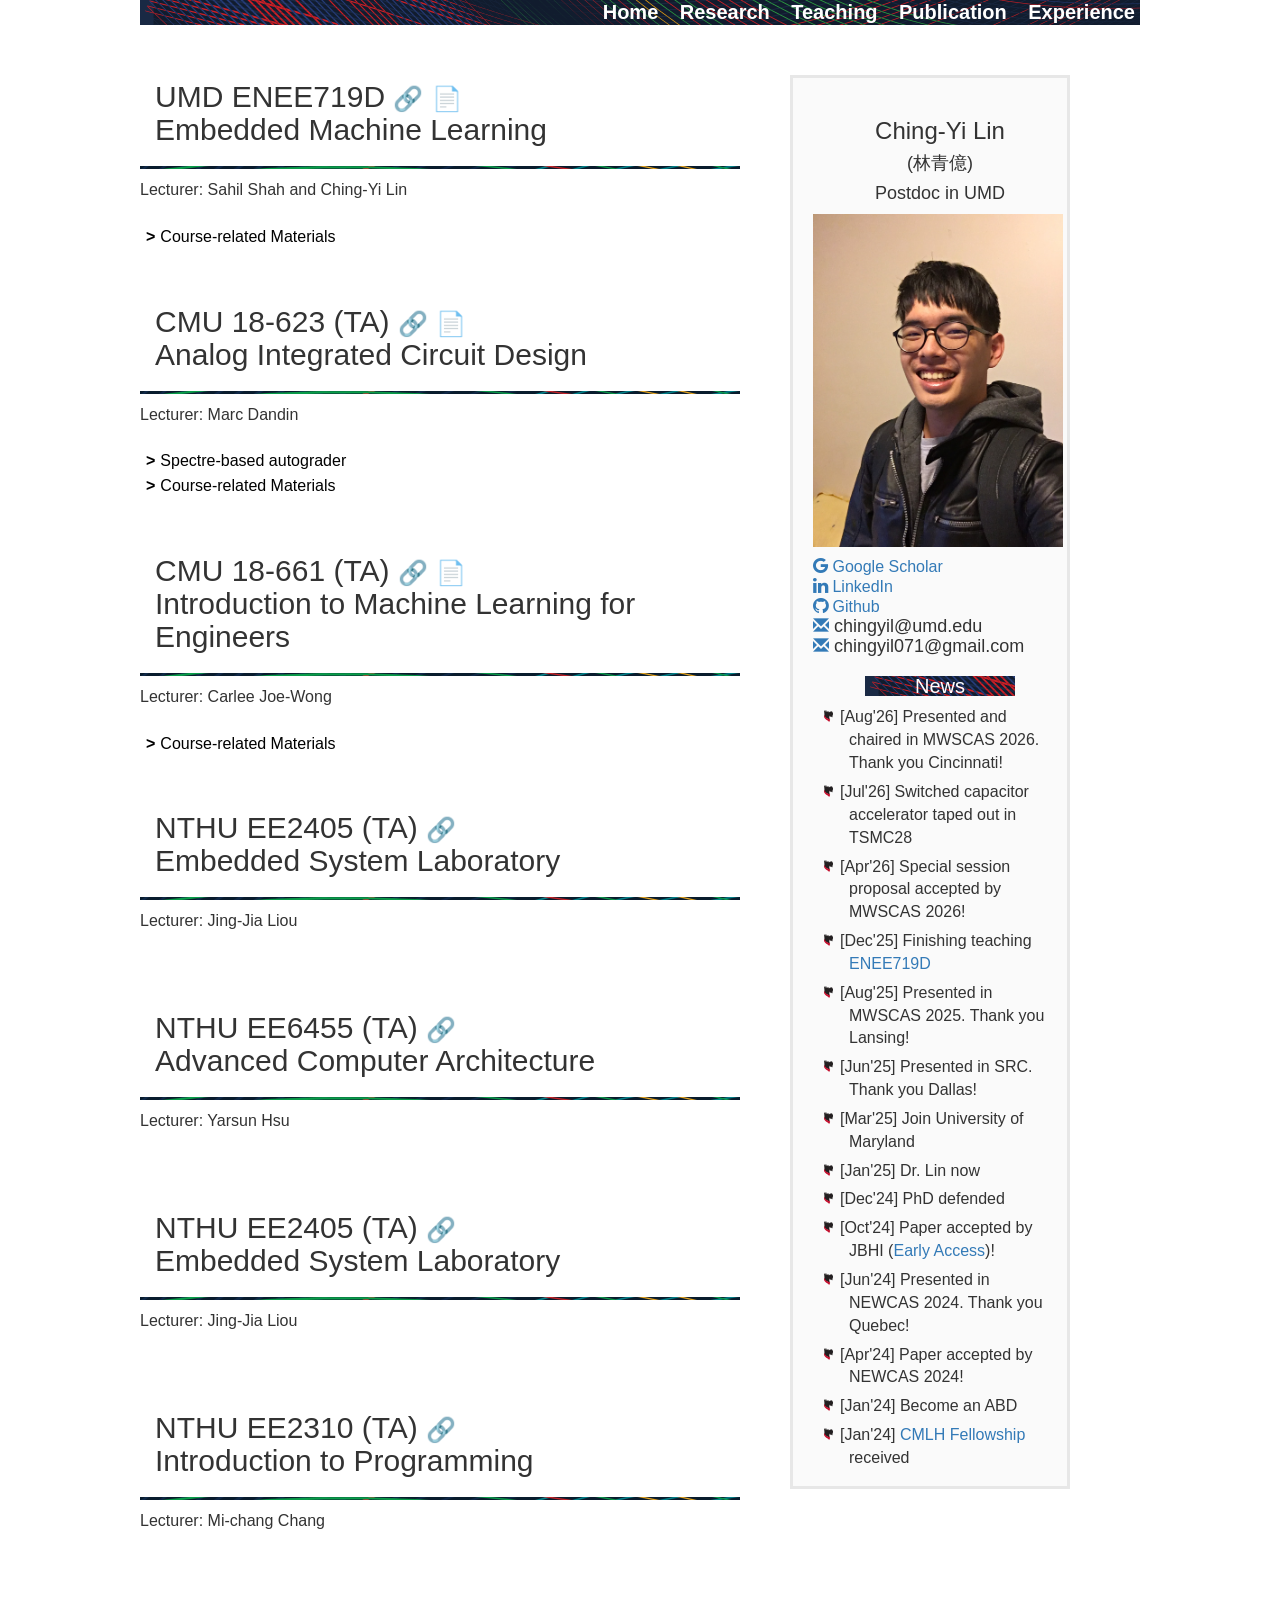
<file: teaching.html>
<!DOCTYPE html PUBLIC "-//W3C//DTD XHTML 1.0 Strict//EN" "http://www.w3.org/TR/xhtml1/DTD/xhtml1-strict.dtd">
<html xmlns="http://www.w3.org/1999/xhtml">
<head>
<meta http-equiv="Content-Type" content="text/html; charset=utf-8" />
<meta name="viewport" content="width=device-width, initial-scale=1">
<link rel="stylesheet" type="text/css" href="style.css" />
<title>Teaching - Ching-Yi Lin</title>
</head>

<body>

  <div id="main">
  	<div id="header">
        <a href="index.html">Home</a>
        <a href="research.html">Research</a>
        <a href="teaching.html">Teaching</a>
        <a href="publications.html">Publication</a>
        <a href="experience.html">Experience</a>
    </div>

    <div id="contentColumn">		
        <!-- UMD ENEE719D -->
	<h2>UMD ENEE719D
            <a href="https://ece.umd.edu/course-schedule/course/ENEE719D" target="_blank" style="font-size: 0.8em; text-decoration: none;">🔗</a> 
            <a href="docs/Teaching/umd-enee719d" target="_blank" style="font-size: 0.8em; text-decoration: none;">📄</a><br>
	    Embedded Machine Learning 
        </h2>
        <div class="divider"></div>
	Lecturer: Sahil Shah and Ching-Yi Lin<br><br>
        
        <button type="button" class="collapsible">Course-related Materials</button>
        <div class="content">
            <ul>
                <li><a href="docs/Teaching/umd-enee719d/ENEE719D-Integerization-1.pdf" target="_blank">ENEE719D-Integerization-1.pdf</a></li>
                <li><a href="docs/Teaching/umd-enee719d/Transformer%20Lecture.pdf" target="_blank">Transformer Lecture.pdf</a></li>
            </ul>
        </div>

        <!-- CMU 18-623 -->
	<h2>CMU 18-623 (TA)
            <a href="https://courses.ece.cmu.edu/18623" target="_blank" style="font-size: 0.8em; text-decoration: none;">🔗</a> 
            <a href="docs/Teaching/cmu-18623" target="_blank" style="font-size: 0.8em; text-decoration: none;">📄</a><br>
	    Analog Integrated Circuit Design
        </h2>
        <div class="divider"></div>
	Lecturer: Marc Dandin<br><br>

        <button type="button" class="collapsible">Spectre-based autograder</button>
        <div class="content">
	    I developed a Spectre-based autograder. This can help evaluate circuit performance in an automatic way in Gradescope framework
            <img width=500px src="docs/Teaching/cmu-18623/autograder.png" alt="Italian Trulli">
        </div>
        <button type="button" class="collapsible">Course-related Materials</button>
        <div class="content">
            <ul>
                <li><a href="docs/Teaching/cmu-18623/DP1-Recitation-1.pdf" target="_blank">DP1-Recitation-1.pdf</a></li>
                <li><a href="docs/Teaching/cmu-18623/DP1-Recitation-2.pdf" target="_blank">DP1-Recitation-2.pdf</a></li>
                <li><a href="docs/Teaching/cmu-18623/DP2-Recitation-1.pdf" target="_blank">DP2-Recitation-1.pdf</a></li>
                <li><a href="docs/Teaching/cmu-18623/Homework%201_18421_623_F23_Solutions.pdf" target="_blank">Homework 1_18421_623_F23_Solutions.pdf</a></li>
                <li><a href="docs/Teaching/cmu-18623/Homework%202_18421_623_F23_Solutions.pdf" target="_blank">Homework 2_18421_623_F23_Solutions.pdf</a></li>
                <li><a href="docs/Teaching/cmu-18623/Homework_3_18421_623_F23_Solutions.pdf" target="_blank">Homework_3_18421_623_F23_Solutions.pdf</a></li>
                <li><a href="docs/Teaching/cmu-18623/Homework_4_18421_623_F23_Solutions.pdf" target="_blank">Homework_4_18421_623_F23_Solutions.pdf</a></li>
                <li><a href="docs/Teaching/cmu-18623/Recitation%200929.pdf" target="_blank">Recitation 0929.pdf</a></li>
                <li><a href="docs/Teaching/cmu-18623/Recitation%201006.pdf" target="_blank">Recitation 1006.pdf</a></li>
                <li><a href="docs/Teaching/cmu-18623/Recitation.pdf" target="_blank">Recitation.pdf</a></li>
            </ul>
        </div>

        <!-- CMU 18-661 -->
	<h2>CMU 18-661 (TA)
            <a href="https://courses.ece.cmu.edu/18661" target="_blank" style="font-size: 0.8em; text-decoration: none;">🔗</a> 
            <a href="docs/Teaching/cmu-18661" target="_blank" style="font-size: 0.8em; text-decoration: none;">📄</a><br>
	    Introduction to Machine Learning for Engineers
        </h2>
        <div class="divider"></div>
        Lecturer: Carlee Joe-Wong<br><br>
        
        <button type="button" class="collapsible">Course-related Materials</button>
        <div class="content">
            <ul>
                <li><a href="docs/Teaching/cmu-18661/Recitation_Apr15.pdf" target="_blank">Recitation_Apr15.pdf</a></li>
                <li><a href="docs/Teaching/cmu-18661/Recitation_Apr15_Rewritten.pdf" target="_blank">Recitation_Apr15_Rewritten.pdf</a></li>
                <li><a href="docs/Teaching/cmu-18661/Recitation-%20Week%2013.pdf" target="_blank">Recitation- Week 13.pdf</a></li>
            </ul>
        </div>

	<h2>NTHU EE2405 (TA)
            <a href="https://dee.site.nthu.edu.tw/var/file/175/1175/img/1281/EE2405_103.pdf" target="_blank" style="font-size: 0.8em; text-decoration: none;">🔗</a><br>
	    Embedded System Laboratory
        </h2>
        <div class="divider"></div>
        Lecturer: Jing-Jia Liou<br><br>

	<h2>NTHU EE6455 (TA)
            <a href="https://nthumods.com/en/courses/11510EE%20%20645500" target="_blank" style="font-size: 0.8em; text-decoration: none;">🔗</a><br>
	    Advanced Computer Architecture
        </h2>
        <div class="divider"></div>
        Lecturer: Yarsun Hsu<br><br>

	<h2>NTHU EE2405 (TA)
            <a href="https://dee.site.nthu.edu.tw/var/file/175/1175/img/1281/EE2405_103.pdf" target="_blank" style="font-size: 0.8em; text-decoration: none;">🔗</a><br>
	    Embedded System Laboratory
        </h2>
        <div class="divider"></div>
        Lecturer: Jing-Jia Liou<br><br>

	<h2>NTHU EE2310 (TA)
            <a href="https://nthumods.com/en/courses/11510EE%20%20231001" target="_blank" style="font-size: 0.8em; text-decoration: none;">🔗</a><br>
	    Introduction to Programming
        </h2>
        <div class="divider"></div>
        Lecturer: Mi-chang Chang<br><br>
        <br>
        <br>
    </div>

    <div id="newsContainer" w3-include-html="news_header.html"></div>
  
  </div>

  <div id="footer">The HTML/CSS is modified by Ching-Yi using CMU-style theme (Tartan + Scotty dog icon)</div>

<script>
    var coll = document.getElementsByClassName("collapsible");
    var i;
    
    for (i = 0; i < coll.length; i++) {
      coll[i].addEventListener("click", function() {
        this.classList.toggle("active");
        var content = this.nextElementSibling;
        if (content.style.maxHeight){
          content.style.maxHeight = null;
        } else {
          content.style.maxHeight = content.scrollHeight + "px";
        } 
      });
    }
</script>

<script>
  function includeHTML() {
    var z, i, elmnt, file, xhttp;
    z = document.getElementsByTagName("*");
    for (i = 0; i < z.length; i++) {
      elmnt = z[i];
      file = elmnt.getAttribute("w3-include-html");
      if (file) {
        xhttp = new XMLHttpRequest();
        xhttp.onreadystatechange = function() {
          if (this.readyState == 4) {
            if (this.status == 200) {elmnt.innerHTML = this.responseText;}
            if (this.status == 404) {elmnt.innerHTML = "Page not found.";}
            elmnt.removeAttribute("w3-include-html");
            includeHTML();
          }
        }      
        xhttp.open("GET", file, true);
        xhttp.send();
        return;
      }
    }
  };
document.addEventListener("DOMContentLoaded", includeHTML);
</script>

</body>
</html>
</file>
<file: style.css>
/* A Free Design by Bryant Smith (bryantsmith.com) */

body {
	margin: 0;
	padding: 0;
	text-align: left;
	font-family: Verdana, Arial, Helvetica, sans-serif;
	font-size: 16px;
	color: #000000;
	background: #FFFFFF;
	line-height:25px;
}
*
{
  margin: 0 auto 0 auto;
 text-align:left;
 font-size: 16px;
}
 
 
 html, body {
text-align: center;
}
p {text-align: left;}


h1
{
font-size:30px;
font-weight:normal;
padding:10px;
padding-bottom: 20px;
}


h2
{
font-size:26px;
font-weight:normal;
padding-left:15px;
padding-top:35px;
padding-bottom:10px;
}

#main
{
width:1000px;
height:auto;
padding-bottom:20px;
}

#header
{
color:#ffffff;
clear:both;
width:1000px;
height:25px;
background-image:url(images/cmu-tartan-wave-full-color-crop-04.png);
background-repeat:repeat-x;
text-align:right;
line-height:25px;
}

#header a, #header a:visited, #header a:hover
{
font-size:20px;
font-weight:bold;
color:#FFFFFF;
padding-left:12px;
padding-right:5px;
text-decoration:none;
line-height:25px;
}

#footer
{
color:#ffffff;
/* font-size:10px; */
clear:both;
width:1000px;
height:25px;
background-image:url(images/cmu-tartan-wave-full-color-crop-04.png);
background-repeat:repeat-x;
text-align:center;
line-height:25px;
font-weight:normal;
}

#footer a, #footer a:visited, #footer a:hover
{
/* font-size:10px; */
color:#FFFFFF;
text-decoration:none;
line-height:25px;
}




#header a:hover { 
color:#F2EAEA;
border:none;
}

#contentColumn
{
float:left;
width:600px;
}

#navColumn
{
	
float:left;
width:280px;
padding-top:20px;
padding-left:20px;
background-color: #fafafa;
border-color: #e7e7e7;
border-style: solid;
margin: 20px;
margin-top: 50px;
margin-left: 50px;
}

#contentColumn p
{
text-align:left;
line-height:25px;
/* letter-spacing:-1px; */
margin:6px;
}



.divider
{
background-image:url(images/cmu-tartan-wave-full-color-crop-03.png);
width:600px;
height:3px;
margin-bottom:10px;

}
.subHeader
{
margin-top:20px;
margin-bottom:4px;
width:150px;
height:20px;
background-image:url(images/cmu-tartan-wave-full-color-crop-04.png);
text-align:center;
}

.subHeader h3
{
font-size:20px;
line-height:20px;
color:#FFFFFF;
text-align:center;
}

ul,  li
{
text-align:left;
padding:3px;
margin-left: 15px;
list-style-image:url(images/cmu-scotty-head-scarf-tiny.svg);
list-style-position: inside;
text-indent: -25px;
}



a, a:visited
{
text-decoration:none;
color:#9B1313;
}

a:hover
{
color:#9B1313;
border-bottom:dashed 1px #DD6A6A;
}

.collapsible {
	background-color: white;
	color: black;
	cursor: pointer;
	/* padding: 18px; */
	width: 280px;
	border: none;
	text-align: left;
	outline: none;
	/* font-size: 15px; */
}

.active, .collapsible:hover {
	color: darkblue;
}

.collapsible:before {
	content: ">";
	/* color: white; */
	font-weight: bold;
	float: left;
	margin-right: 5px;
}

.active:before {
	content: "v";
}

.content {
	/* padding: 0 18px; */
	max-height: 0;
	overflow: hidden;
	/* transition: max-height 0.2s ease-out; */
	/* background-color: #f1f1f1; */
}
</file>
